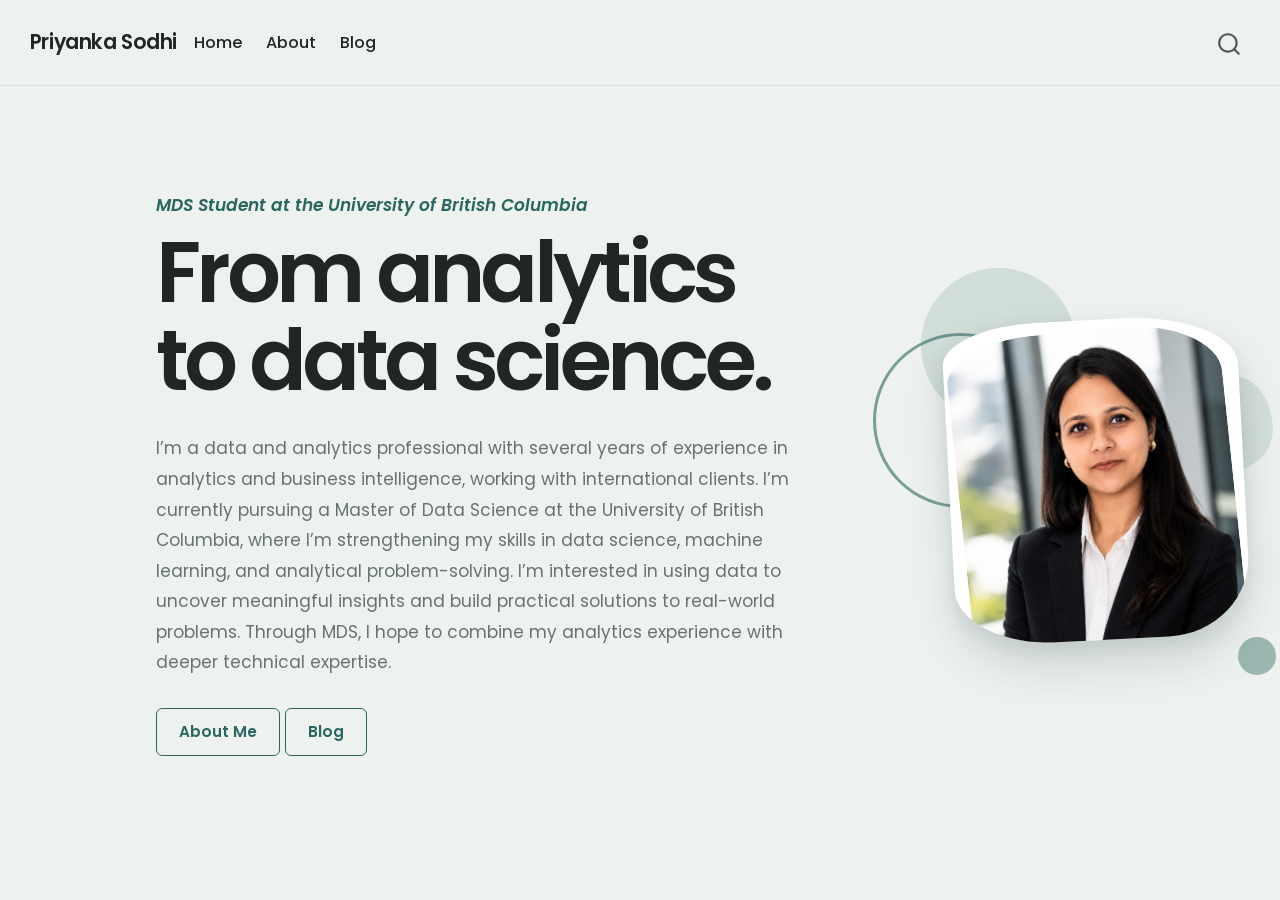
<file: docs/index.html>
<!DOCTYPE html>
<html xmlns="http://www.w3.org/1999/xhtml" lang="en" xml:lang="en"><head>

<meta charset="utf-8">
<meta name="generator" content="quarto-1.10.18">

<meta name="viewport" content="width=device-width, initial-scale=1.0, user-scalable=yes">


<title>Priyanka Sodhi</title>
<style>
/* Default styles provided by pandoc.
** See https://pandoc.org/MANUAL.html#variables-for-html for config info.
*/
span.smallcaps{font-variant: small-caps;}
div.columns{display: flex; gap: 1.5em;}
div.column{flex: auto;}
@media screen {
div.columns{gap: min(4vw, 1.5em);}
div.column{overflow-x: auto;}
}
div.hanging-indent{margin-left: 1.5em; text-indent: -1.5em;}
ul.task-list{list-style: none;}
ul.task-list li input[type="checkbox"] {
  width: 0.8em;
  margin: 0 0.8em 0.2em -1em; /* quarto-specific, see https://github.com/quarto-dev/quarto-cli/issues/4556 */ 
  vertical-align: middle;
}
</style>


<script src="site_libs/quarto-nav/quarto-nav.js"></script>
<script src="site_libs/quarto-nav/headroom.min.js"></script>
<script src="site_libs/clipboard/clipboard.min.js"></script>
<script src="site_libs/quarto-search/autocomplete.umd.js"></script>
<script src="site_libs/quarto-search/fuse.min.js"></script>
<script src="site_libs/quarto-search/quarto-search.js"></script>
<meta name="quarto:offset" content="./">
<script src="site_libs/quarto-html/quarto.js" type="module"></script>
<script src="site_libs/quarto-html/tabsets/tabsets.js" type="module"></script>
<script src="site_libs/quarto-html/popper.min.js"></script>
<script src="site_libs/quarto-html/tippy.umd.min.js"></script>
<script src="site_libs/quarto-html/anchor.min.js"></script>
<link href="site_libs/quarto-html/tippy.css" rel="stylesheet">
<link href="site_libs/quarto-html/quarto-syntax-highlighting-64a204ab8560d761af7679ceaba22944.css" rel="stylesheet" id="quarto-text-highlighting-styles">
<script src="site_libs/bootstrap/bootstrap.min.js"></script>
<link href="site_libs/bootstrap/bootstrap-icons.css" rel="stylesheet">
<link href="site_libs/bootstrap/bootstrap-445b8638c3d06994fee0907d791121c4.min.css" rel="stylesheet" append-hash="true" id="quarto-bootstrap" data-mode="light">
<script id="quarto-search-options" type="application/json">{
  "location": "navbar",
  "copy-button": false,
  "collapse-after": 3,
  "panel-placement": "end",
  "type": "overlay",
  "limit": 50,
  "keyboard-shortcut": [
    "f",
    "/",
    "s"
  ],
  "show-item-context": false,
  "language": {
    "search-no-results-text": "No results",
    "search-matching-documents-text": "matching documents",
    "search-copy-link-title": "Copy link to search",
    "search-hide-matches-text": "Hide additional matches",
    "search-more-match-text": "more match in this document",
    "search-more-matches-text": "more matches in this document",
    "search-clear-button-title": "Clear",
    "search-text-placeholder": "",
    "search-detached-cancel-button-title": "Cancel",
    "search-submit-button-title": "Submit",
    "search-label": "Search"
  }
}</script>


<link rel="stylesheet" href="styles.css">
</head>

<body class="nav-fixed quarto-light">

<div id="quarto-search-results"></div>
  <header id="quarto-header" class="headroom fixed-top">
    <nav class="navbar navbar-expand-lg " data-bs-theme="dark">
      <div class="navbar-container container-fluid">
      <div class="navbar-brand-container mx-auto">
    <a class="navbar-brand" href="./index.html">
    <span class="navbar-title">Priyanka Sodhi</span>
    </a>
  </div>
            <div id="quarto-search" class="" title="Search"></div>
          <button class="navbar-toggler" type="button" data-bs-toggle="collapse" data-bs-target="#navbarCollapse" aria-controls="navbarCollapse" role="menu" aria-expanded="false" aria-label="Toggle navigation" onclick="if (window.quartoToggleHeadroom) { window.quartoToggleHeadroom(); }">
  <span class="navbar-toggler-icon"></span>
</button>
          <div class="collapse navbar-collapse" id="navbarCollapse">
            <ul class="navbar-nav navbar-nav-scroll me-auto">
  <li class="nav-item">
    <a class="nav-link active" href="./index.html" aria-current="page"> 
<span class="menu-text">Home</span></a>
  </li>  
  <li class="nav-item">
    <a class="nav-link" href="./about.html"> 
<span class="menu-text">About</span></a>
  </li>  
  <li class="nav-item">
    <a class="nav-link" href="./blog.html"> 
<span class="menu-text">Blog</span></a>
  </li>  
</ul>
          </div> <!-- /navcollapse -->
            <div class="quarto-navbar-tools">
</div>
      </div> <!-- /container-fluid -->
    </nav>
</header>
<!-- content -->
<div id="quarto-content" class="quarto-container page-columns page-rows-contents page-layout-article page-navbar">
<!-- sidebar -->
<!-- margin-sidebar -->
    <div id="quarto-margin-sidebar" class="sidebar margin-sidebar zindex-bottom">
        
    </div>
<!-- main -->
<main class="content" id="quarto-document-content"><header id="title-block-header" class="quarto-title-block"></header>




<div class="hero">
<div class="hero-text">
<p class="subtitle">
MDS Student at the University of British Columbia
</p>
<section id="from-analytics-to-data-science." class="level1">
<h1>From analytics<br>to data science.</h1>
<p class="intro">
I’m a data and analytics professional with several years of experience in analytics and business intelligence, working with international clients. I’m currently pursuing a Master of Data Science at the University of British Columbia, where I’m strengthening my skills in data science, machine learning, and analytical problem-solving. I’m interested in using data to uncover meaningful insights and build practical solutions to real-world problems. Through MDS, I hope to combine my analytics experience with deeper technical expertise.
</p>
<div class="home-buttons">
<p><a href="./about.html" class="home-button">About Me</a> <a href="./blog.html" class="home-button">Blog</a></p>
</div>
</section>
</div>
<div class="hero-photo">
<div class="photo-decoration photo-circle">

</div>
<div class="photo-decoration photo-circle-small">

</div>
<div class="photo-decoration photo-blob">

</div>
<div class="photo-frame">
<p><img src="images/profile.png" alt="Priyanka Sodhi"></p>
</div>
</div>
</div>



</main> <!-- /main -->
<script id="quarto-html-after-body" type="application/javascript">
  window.document.addEventListener("DOMContentLoaded", function (event) {
    const icon = "";
    const anchorJS = new window.AnchorJS();
    anchorJS.options = {
      placement: 'right',
      icon: icon
    };
    anchorJS.add('.anchored');
    const isCodeAnnotation = (el) => {
      for (const clz of el.classList) {
        if (clz.startsWith('code-annotation-')) {                     
          return true;
        }
      }
      return false;
    }
    const onCopySuccess = function(e) {
      // button target
      const button = e.trigger;
      // don't keep focus
      button.blur();
      // flash "checked"
      button.classList.add('code-copy-button-checked');
      var currentTitle = button.getAttribute("title");
      button.setAttribute("title", "Copied!");
      let tooltip;
      if (window.bootstrap) {
        button.setAttribute("data-bs-toggle", "tooltip");
        button.setAttribute("data-bs-placement", "left");
        button.setAttribute("data-bs-title", "Copied!");
        tooltip = new bootstrap.Tooltip(button, 
          { trigger: "manual", 
            customClass: "code-copy-button-tooltip",
            offset: [0, -8]});
        tooltip.show();    
      }
      setTimeout(function() {
        if (tooltip) {
          tooltip.hide();
          button.removeAttribute("data-bs-title");
          button.removeAttribute("data-bs-toggle");
          button.removeAttribute("data-bs-placement");
        }
        button.setAttribute("title", currentTitle);
        button.classList.remove('code-copy-button-checked');
      }, 1000);
      // clear code selection
      e.clearSelection();
    }
    const getTextToCopy = function(trigger) {
      const outerScaffold = trigger.parentElement.cloneNode(true);
      const codeEl = outerScaffold.querySelector('code');
      for (const childEl of codeEl.children) {
        if (isCodeAnnotation(childEl)) {
          childEl.remove();
        }
      }
      return codeEl.innerText;
    }
    const clipboard = new window.ClipboardJS('.code-copy-button:not([data-in-quarto-modal])', {
      text: getTextToCopy
    });
    clipboard.on('success', onCopySuccess);
    if (window.document.getElementById('quarto-embedded-source-code-modal')) {
      const clipboardModal = new window.ClipboardJS('.code-copy-button[data-in-quarto-modal]', {
        text: getTextToCopy,
        container: window.document.getElementById('quarto-embedded-source-code-modal')
      });
      clipboardModal.on('success', onCopySuccess);
    }
      var localhostRegex = new RegExp(/^(?:http|https):\/\/localhost\:?[0-9]*\//);
      var mailtoRegex = new RegExp(/^mailto:/);
        var filterRegex = new RegExp('/' + window.location.host + '/');
      var isInternal = (href) => {
          return filterRegex.test(href) || localhostRegex.test(href) || mailtoRegex.test(href);
      }
      // Inspect non-navigation links and adorn them if external
     var links = window.document.querySelectorAll('a[href]:not(.nav-link):not(.navbar-brand):not(.toc-action):not(.sidebar-link):not(.sidebar-item-toggle):not(.pagination-link):not(.no-external):not([aria-hidden]):not(.dropdown-item):not(.quarto-navigation-tool):not(.about-link)');
      for (var i=0; i<links.length; i++) {
        const link = links[i];
        if (!isInternal(link.href)) {
          // undo the damage that might have been done by quarto-nav.js in the case of
          // links that we want to consider external
          if (link.dataset.originalHref !== undefined) {
            link.href = link.dataset.originalHref;
          }
        }
      }
    function tippyHover(el, contentFn, onTriggerFn, onUntriggerFn) {
      const config = {
        allowHTML: true,
        maxWidth: 500,
        delay: 100,
        arrow: false,
        appendTo: function(el) {
            return el.parentElement;
        },
        interactive: true,
        interactiveBorder: 10,
        theme: 'quarto',
        placement: 'bottom-start',
      };
      if (contentFn) {
        config.content = contentFn;
      }
      if (onTriggerFn) {
        config.onTrigger = onTriggerFn;
      }
      if (onUntriggerFn) {
        config.onUntrigger = onUntriggerFn;
      }
      window.tippy(el, config); 
    }
    const noterefs = window.document.querySelectorAll('a[role="doc-noteref"]');
    for (var i=0; i<noterefs.length; i++) {
      const ref = noterefs[i];
      tippyHover(ref, function() {
        // use id or data attribute instead here
        let href = ref.getAttribute('data-footnote-href') || ref.getAttribute('href');
        try { href = new URL(href).hash; } catch {}
        const id = href.replace(/^#\/?/, "");
        const note = window.document.getElementById(id);
        if (note) {
          return note.innerHTML;
        } else {
          return "";
        }
      });
    }
    const xrefs = window.document.querySelectorAll('a.quarto-xref');
    const processXRef = (id, note) => {
      // Strip column container classes
      const stripColumnClz = (el) => {
        el.classList.remove("page-full", "page-columns");
        if (el.children) {
          for (const child of el.children) {
            stripColumnClz(child);
          }
        }
      }
      stripColumnClz(note)
      if (id === null || id.startsWith('sec-')) {
        // Special case sections, only their first couple elements
        const container = document.createElement("div");
        if (note.children && note.children.length > 2) {
          container.appendChild(note.children[0].cloneNode(true));
          for (let i = 1; i < note.children.length; i++) {
            const child = note.children[i];
            if (child.tagName === "P" && child.innerText === "") {
              continue;
            } else {
              container.appendChild(child.cloneNode(true));
              break;
            }
          }
          if (window.Quarto?.typesetMath) {
            window.Quarto.typesetMath(container);
          }
          return container.innerHTML
        } else {
          if (window.Quarto?.typesetMath) {
            window.Quarto.typesetMath(note);
          }
          return note.innerHTML;
        }
      } else {
        // Remove any anchor links if they are present
        const anchorLink = note.querySelector('a.anchorjs-link');
        if (anchorLink) {
          anchorLink.remove();
        }
        if (window.Quarto?.typesetMath) {
          window.Quarto.typesetMath(note);
        }
        if (note.classList.contains("callout")) {
          return note.outerHTML;
        } else {
          return note.innerHTML;
        }
      }
    }
    for (var i=0; i<xrefs.length; i++) {
      const xref = xrefs[i];
      tippyHover(xref, undefined, function(instance) {
        instance.disable();
        let url = xref.getAttribute('href');
        let hash = undefined; 
        if (url.startsWith('#')) {
          hash = url;
        } else {
          try { hash = new URL(url).hash; } catch {}
        }
        if (hash) {
          const id = hash.replace(/^#\/?/, "");
          const note = window.document.getElementById(id);
          if (note !== null) {
            try {
              const html = processXRef(id, note.cloneNode(true));
              instance.setContent(html);
            } finally {
              instance.enable();
              instance.show();
            }
          } else {
            // See if we can fetch this
            fetch(url.split('#')[0])
            .then(res => res.text())
            .then(html => {
              const parser = new DOMParser();
              const htmlDoc = parser.parseFromString(html, "text/html");
              const note = htmlDoc.getElementById(id);
              if (note !== null) {
                const html = processXRef(id, note);
                instance.setContent(html);
              } 
            }).finally(() => {
              instance.enable();
              instance.show();
            });
          }
        } else {
          // See if we can fetch a full url (with no hash to target)
          // This is a special case and we should probably do some content thinning / targeting
          fetch(url)
          .then(res => res.text())
          .then(html => {
            const parser = new DOMParser();
            const htmlDoc = parser.parseFromString(html, "text/html");
            const note = htmlDoc.querySelector('main.content');
            if (note !== null) {
              // This should only happen for chapter cross references
              // (since there is no id in the URL)
              // remove the first header
              if (note.children.length > 0 && note.children[0].tagName === "HEADER") {
                note.children[0].remove();
              }
              const html = processXRef(null, note);
              instance.setContent(html);
            } 
          }).finally(() => {
            instance.enable();
            instance.show();
          });
        }
      }, function(instance) {
      });
    }
        let selectedAnnoteEl;
        const selectorForAnnotation = ( cell, annotation) => {
          let cellAttr = 'data-code-cell="' + cell + '"';
          let lineAttr = 'data-code-annotation="' +  annotation + '"';
          const selector = 'span[' + cellAttr + '][' + lineAttr + ']';
          return selector;
        }
        const selectCodeLines = (annoteEl) => {
          const doc = window.document;
          const targetCell = annoteEl.getAttribute("data-target-cell");
          const targetAnnotation = annoteEl.getAttribute("data-target-annotation");
          const annoteSpan = window.document.querySelector(selectorForAnnotation(targetCell, targetAnnotation));
          const lines = annoteSpan.getAttribute("data-code-lines").split(",");
          const lineIds = lines.map((line) => {
            return targetCell + "-" + line;
          })
          let top = null;
          let height = null;
          let parent = null;
          if (lineIds.length > 0) {
              //compute the position of the single el (top and bottom and make a div)
              const el = window.document.getElementById(lineIds[0]);
              top = el.offsetTop;
              height = el.offsetHeight;
              parent = el.parentElement.parentElement;
            if (lineIds.length > 1) {
              const lastEl = window.document.getElementById(lineIds[lineIds.length - 1]);
              const bottom = lastEl.offsetTop + lastEl.offsetHeight;
              height = bottom - top;
            }
            if (top !== null && height !== null && parent !== null) {
              // cook up a div (if necessary) and position it 
              let div = window.document.getElementById("code-annotation-line-highlight");
              if (div === null) {
                div = window.document.createElement("div");
                div.setAttribute("id", "code-annotation-line-highlight");
                div.style.position = 'absolute';
                parent.appendChild(div);
              }
              div.style.top = top - 2 + "px";
              div.style.height = height + 4 + "px";
              div.style.left = 0;
              let gutterDiv = window.document.getElementById("code-annotation-line-highlight-gutter");
              if (gutterDiv === null) {
                gutterDiv = window.document.createElement("div");
                gutterDiv.setAttribute("id", "code-annotation-line-highlight-gutter");
                gutterDiv.style.position = 'absolute';
                const codeCell = window.document.getElementById(targetCell);
                const gutter = codeCell.querySelector('.code-annotation-gutter');
                gutter.appendChild(gutterDiv);
              }
              gutterDiv.style.top = top - 2 + "px";
              gutterDiv.style.height = height + 4 + "px";
            }
            selectedAnnoteEl = annoteEl;
          }
        };
        const unselectCodeLines = () => {
          const elementsIds = ["code-annotation-line-highlight", "code-annotation-line-highlight-gutter"];
          elementsIds.forEach((elId) => {
            const div = window.document.getElementById(elId);
            if (div) {
              div.remove();
            }
          });
          selectedAnnoteEl = undefined;
        };
          // Handle positioning of the toggle
      window.addEventListener(
        "resize",
        throttle(() => {
          elRect = undefined;
          if (selectedAnnoteEl) {
            selectCodeLines(selectedAnnoteEl);
          }
        }, 10)
      );
      function throttle(fn, ms) {
      let throttle = false;
      let timer;
        return (...args) => {
          if(!throttle) { // first call gets through
              fn.apply(this, args);
              throttle = true;
          } else { // all the others get throttled
              if(timer) clearTimeout(timer); // cancel #2
              timer = setTimeout(() => {
                fn.apply(this, args);
                timer = throttle = false;
              }, ms);
          }
        };
      }
        // Attach click handler to the DT
        const annoteDls = window.document.querySelectorAll('dt[data-target-cell]');
        for (const annoteDlNode of annoteDls) {
          annoteDlNode.addEventListener('click', (event) => {
            const clickedEl = event.target;
            if (clickedEl !== selectedAnnoteEl) {
              unselectCodeLines();
              const activeEl = window.document.querySelector('dt[data-target-cell].code-annotation-active');
              if (activeEl) {
                activeEl.classList.remove('code-annotation-active');
              }
              selectCodeLines(clickedEl);
              clickedEl.classList.add('code-annotation-active');
            } else {
              // Unselect the line
              unselectCodeLines();
              clickedEl.classList.remove('code-annotation-active');
            }
          });
        }
    const findCites = (el) => {
      const parentEl = el.parentElement;
      if (parentEl) {
        const cites = parentEl.dataset.cites;
        if (cites) {
          return {
            el,
            cites: cites.split(' ')
          };
        } else {
          return findCites(el.parentElement)
        }
      } else {
        return undefined;
      }
    };
    var bibliorefs = window.document.querySelectorAll('a[role="doc-biblioref"]');
    for (var i=0; i<bibliorefs.length; i++) {
      const ref = bibliorefs[i];
      const citeInfo = findCites(ref);
      if (citeInfo) {
        tippyHover(citeInfo.el, function() {
          var popup = window.document.createElement('div');
          citeInfo.cites.forEach(function(cite) {
            var citeDiv = window.document.createElement('div');
            citeDiv.classList.add('hanging-indent');
            citeDiv.classList.add('csl-entry');
            var biblioDiv = window.document.getElementById('ref-' + cite);
            if (biblioDiv) {
              citeDiv.innerHTML = biblioDiv.innerHTML;
            }
            popup.appendChild(citeDiv);
          });
          return popup.innerHTML;
        });
      }
    }
  });
  </script>
</div> <!-- /content -->




</body></html>
</file>
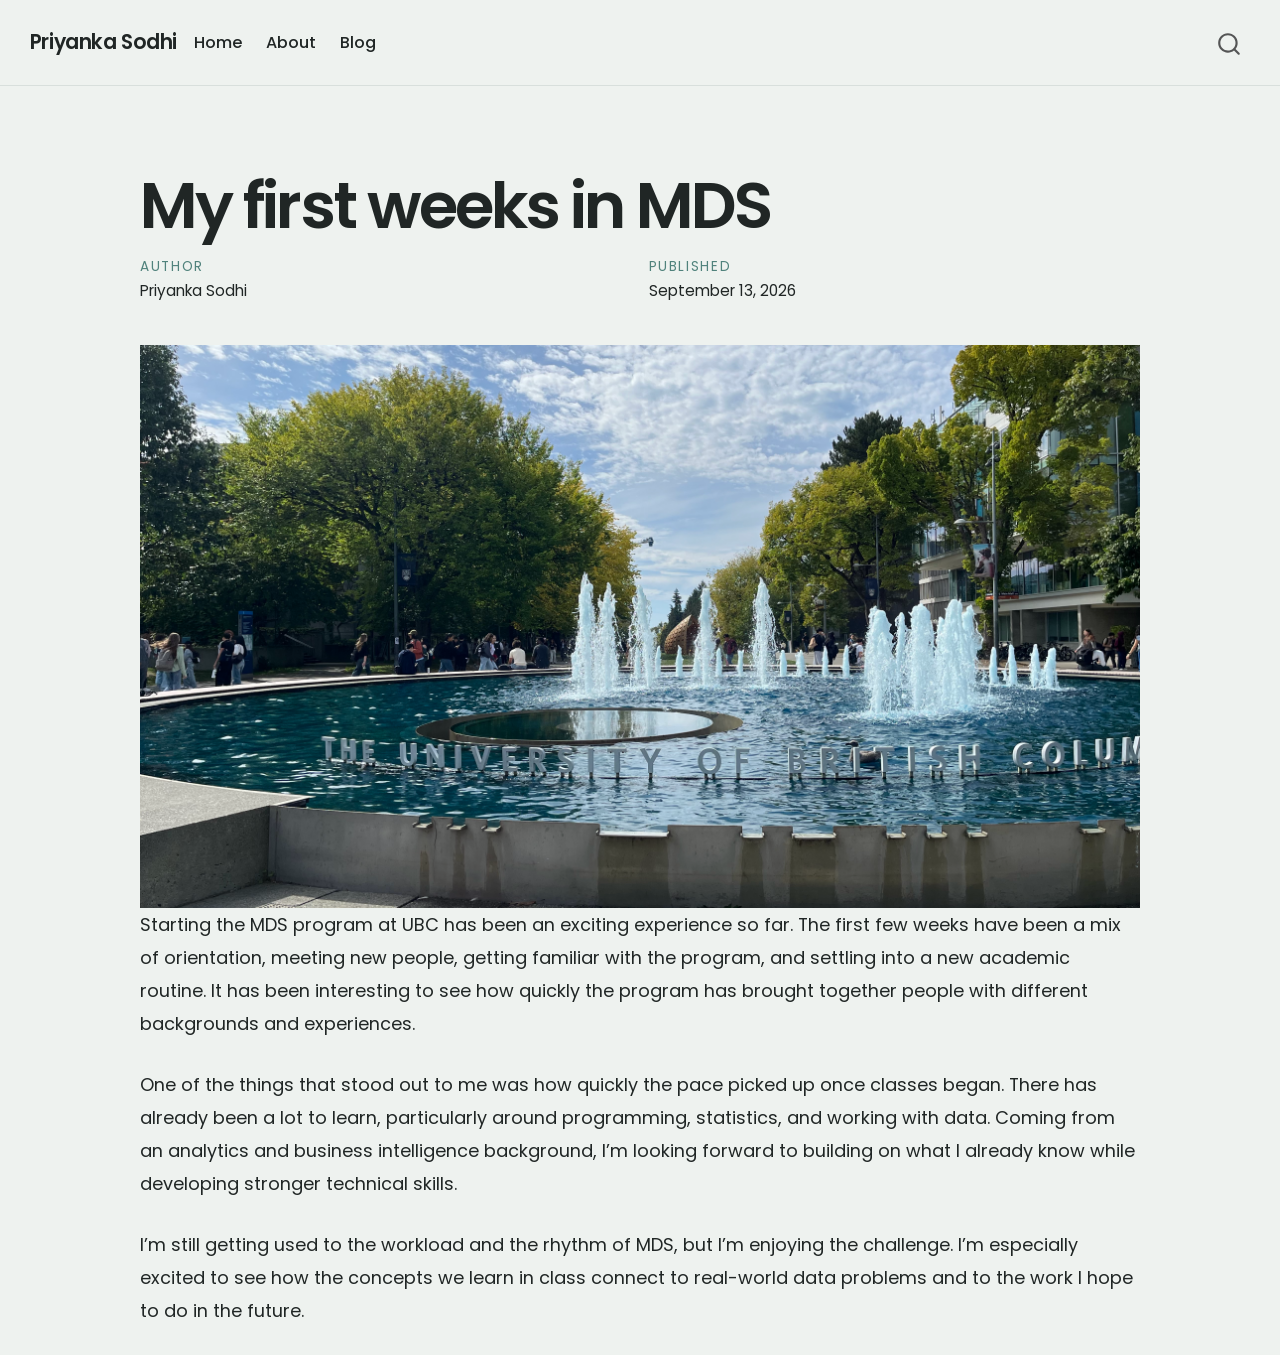
<file: docs/posts/first-weeks/index.html>
<!DOCTYPE html>
<html xmlns="http://www.w3.org/1999/xhtml" lang="en" xml:lang="en"><head>

<meta charset="utf-8">
<meta name="generator" content="quarto-1.10.18">

<meta name="viewport" content="width=device-width, initial-scale=1.0, user-scalable=yes">

<meta name="author" content="Priyanka Sodhi">
<meta name="dcterms.date" content="2026-09-13">

<title>My first weeks in MDS – Priyanka Sodhi</title>
<style>
/* Default styles provided by pandoc.
** See https://pandoc.org/MANUAL.html#variables-for-html for config info.
*/
span.smallcaps{font-variant: small-caps;}
div.columns{display: flex; gap: 1.5em;}
div.column{flex: auto;}
@media screen {
div.columns{gap: min(4vw, 1.5em);}
div.column{overflow-x: auto;}
}
div.hanging-indent{margin-left: 1.5em; text-indent: -1.5em;}
ul.task-list{list-style: none;}
ul.task-list li input[type="checkbox"] {
  width: 0.8em;
  margin: 0 0.8em 0.2em -1em; /* quarto-specific, see https://github.com/quarto-dev/quarto-cli/issues/4556 */ 
  vertical-align: middle;
}
</style>


<script src="../../site_libs/quarto-nav/quarto-nav.js"></script>
<script src="../../site_libs/quarto-nav/headroom.min.js"></script>
<script src="../../site_libs/clipboard/clipboard.min.js"></script>
<script src="../../site_libs/quarto-search/autocomplete.umd.js"></script>
<script src="../../site_libs/quarto-search/fuse.min.js"></script>
<script src="../../site_libs/quarto-search/quarto-search.js"></script>
<meta name="quarto:offset" content="../../">
<script src="../../site_libs/quarto-html/quarto.js" type="module"></script>
<script src="../../site_libs/quarto-html/tabsets/tabsets.js" type="module"></script>
<script src="../../site_libs/quarto-html/popper.min.js"></script>
<script src="../../site_libs/quarto-html/tippy.umd.min.js"></script>
<script src="../../site_libs/quarto-html/anchor.min.js"></script>
<link href="../../site_libs/quarto-html/tippy.css" rel="stylesheet">
<link href="../../site_libs/quarto-html/quarto-syntax-highlighting-64a204ab8560d761af7679ceaba22944.css" rel="stylesheet" id="quarto-text-highlighting-styles">
<script src="../../site_libs/bootstrap/bootstrap.min.js"></script>
<link href="../../site_libs/bootstrap/bootstrap-icons.css" rel="stylesheet">
<link href="../../site_libs/bootstrap/bootstrap-445b8638c3d06994fee0907d791121c4.min.css" rel="stylesheet" append-hash="true" id="quarto-bootstrap" data-mode="light">
<script id="quarto-search-options" type="application/json">{
  "location": "navbar",
  "copy-button": false,
  "collapse-after": 3,
  "panel-placement": "end",
  "type": "overlay",
  "limit": 50,
  "keyboard-shortcut": [
    "f",
    "/",
    "s"
  ],
  "show-item-context": false,
  "language": {
    "search-no-results-text": "No results",
    "search-matching-documents-text": "matching documents",
    "search-copy-link-title": "Copy link to search",
    "search-hide-matches-text": "Hide additional matches",
    "search-more-match-text": "more match in this document",
    "search-more-matches-text": "more matches in this document",
    "search-clear-button-title": "Clear",
    "search-text-placeholder": "",
    "search-detached-cancel-button-title": "Cancel",
    "search-submit-button-title": "Submit",
    "search-label": "Search"
  }
}</script>


<link rel="stylesheet" href="../../styles.css">
</head>

<body class="nav-fixed quarto-light">

<div id="quarto-search-results"></div>
  <header id="quarto-header" class="headroom fixed-top">
    <nav class="navbar navbar-expand-lg " data-bs-theme="dark">
      <div class="navbar-container container-fluid">
      <div class="navbar-brand-container mx-auto">
    <a class="navbar-brand" href="../../index.html">
    <span class="navbar-title">Priyanka Sodhi</span>
    </a>
  </div>
            <div id="quarto-search" class="" title="Search"></div>
          <button class="navbar-toggler" type="button" data-bs-toggle="collapse" data-bs-target="#navbarCollapse" aria-controls="navbarCollapse" role="menu" aria-expanded="false" aria-label="Toggle navigation" onclick="if (window.quartoToggleHeadroom) { window.quartoToggleHeadroom(); }">
  <span class="navbar-toggler-icon"></span>
</button>
          <div class="collapse navbar-collapse" id="navbarCollapse">
            <ul class="navbar-nav navbar-nav-scroll me-auto">
  <li class="nav-item">
    <a class="nav-link" href="../../index.html"> 
<span class="menu-text">Home</span></a>
  </li>  
  <li class="nav-item">
    <a class="nav-link" href="../../about.html"> 
<span class="menu-text">About</span></a>
  </li>  
  <li class="nav-item">
    <a class="nav-link" href="../../blog.html"> 
<span class="menu-text">Blog</span></a>
  </li>  
</ul>
          </div> <!-- /navcollapse -->
            <div class="quarto-navbar-tools">
</div>
      </div> <!-- /container-fluid -->
    </nav>
</header>
<!-- content -->
<div id="quarto-content" class="quarto-container page-columns page-rows-contents page-layout-article page-navbar">
<!-- sidebar -->
<!-- margin-sidebar -->
    <div id="quarto-margin-sidebar" class="sidebar margin-sidebar zindex-bottom">
        
    </div>
<!-- main -->
<main class="content" id="quarto-document-content">

<header id="title-block-header" class="quarto-title-block default">
<div class="quarto-title">
<h1 class="title">My first weeks in MDS</h1>
</div>



<div class="quarto-title-meta">

    <div>
    <div class="quarto-title-meta-heading">Author</div>
    <div class="quarto-title-meta-contents">
             <p>Priyanka Sodhi </p>
          </div>
  </div>
    
    <div>
    <div class="quarto-title-meta-heading">Published</div>
    <div class="quarto-title-meta-contents">
      <p class="date">September 13, 2026</p>
    </div>
  </div>
  
    
  </div>
  


</header>


<p><img src="orientation.png" class="img-fluid" alt="Orientation day on campus."> Starting the MDS program at UBC has been an exciting experience so far. The first few weeks have been a mix of orientation, meeting new people, getting familiar with the program, and settling into a new academic routine. It has been interesting to see how quickly the program has brought together people with different backgrounds and experiences.</p>
<p>One of the things that stood out to me was how quickly the pace picked up once classes began. There has already been a lot to learn, particularly around programming, statistics, and working with data. Coming from an analytics and business intelligence background, I’m looking forward to building on what I already know while developing stronger technical skills.</p>
<p>I’m still getting used to the workload and the rhythm of MDS, but I’m enjoying the challenge. I’m especially excited to see how the concepts we learn in class connect to real-world data problems and to the work I hope to do in the future.</p>



</main> <!-- /main -->
<script id="quarto-html-after-body" type="application/javascript">
  window.document.addEventListener("DOMContentLoaded", function (event) {
    const icon = "";
    const anchorJS = new window.AnchorJS();
    anchorJS.options = {
      placement: 'right',
      icon: icon
    };
    anchorJS.add('.anchored');
    const isCodeAnnotation = (el) => {
      for (const clz of el.classList) {
        if (clz.startsWith('code-annotation-')) {                     
          return true;
        }
      }
      return false;
    }
    const onCopySuccess = function(e) {
      // button target
      const button = e.trigger;
      // don't keep focus
      button.blur();
      // flash "checked"
      button.classList.add('code-copy-button-checked');
      var currentTitle = button.getAttribute("title");
      button.setAttribute("title", "Copied!");
      let tooltip;
      if (window.bootstrap) {
        button.setAttribute("data-bs-toggle", "tooltip");
        button.setAttribute("data-bs-placement", "left");
        button.setAttribute("data-bs-title", "Copied!");
        tooltip = new bootstrap.Tooltip(button, 
          { trigger: "manual", 
            customClass: "code-copy-button-tooltip",
            offset: [0, -8]});
        tooltip.show();    
      }
      setTimeout(function() {
        if (tooltip) {
          tooltip.hide();
          button.removeAttribute("data-bs-title");
          button.removeAttribute("data-bs-toggle");
          button.removeAttribute("data-bs-placement");
        }
        button.setAttribute("title", currentTitle);
        button.classList.remove('code-copy-button-checked');
      }, 1000);
      // clear code selection
      e.clearSelection();
    }
    const getTextToCopy = function(trigger) {
      const outerScaffold = trigger.parentElement.cloneNode(true);
      const codeEl = outerScaffold.querySelector('code');
      for (const childEl of codeEl.children) {
        if (isCodeAnnotation(childEl)) {
          childEl.remove();
        }
      }
      return codeEl.innerText;
    }
    const clipboard = new window.ClipboardJS('.code-copy-button:not([data-in-quarto-modal])', {
      text: getTextToCopy
    });
    clipboard.on('success', onCopySuccess);
    if (window.document.getElementById('quarto-embedded-source-code-modal')) {
      const clipboardModal = new window.ClipboardJS('.code-copy-button[data-in-quarto-modal]', {
        text: getTextToCopy,
        container: window.document.getElementById('quarto-embedded-source-code-modal')
      });
      clipboardModal.on('success', onCopySuccess);
    }
      var localhostRegex = new RegExp(/^(?:http|https):\/\/localhost\:?[0-9]*\//);
      var mailtoRegex = new RegExp(/^mailto:/);
        var filterRegex = new RegExp('/' + window.location.host + '/');
      var isInternal = (href) => {
          return filterRegex.test(href) || localhostRegex.test(href) || mailtoRegex.test(href);
      }
      // Inspect non-navigation links and adorn them if external
     var links = window.document.querySelectorAll('a[href]:not(.nav-link):not(.navbar-brand):not(.toc-action):not(.sidebar-link):not(.sidebar-item-toggle):not(.pagination-link):not(.no-external):not([aria-hidden]):not(.dropdown-item):not(.quarto-navigation-tool):not(.about-link)');
      for (var i=0; i<links.length; i++) {
        const link = links[i];
        if (!isInternal(link.href)) {
          // undo the damage that might have been done by quarto-nav.js in the case of
          // links that we want to consider external
          if (link.dataset.originalHref !== undefined) {
            link.href = link.dataset.originalHref;
          }
        }
      }
    function tippyHover(el, contentFn, onTriggerFn, onUntriggerFn) {
      const config = {
        allowHTML: true,
        maxWidth: 500,
        delay: 100,
        arrow: false,
        appendTo: function(el) {
            return el.parentElement;
        },
        interactive: true,
        interactiveBorder: 10,
        theme: 'quarto',
        placement: 'bottom-start',
      };
      if (contentFn) {
        config.content = contentFn;
      }
      if (onTriggerFn) {
        config.onTrigger = onTriggerFn;
      }
      if (onUntriggerFn) {
        config.onUntrigger = onUntriggerFn;
      }
      window.tippy(el, config); 
    }
    const noterefs = window.document.querySelectorAll('a[role="doc-noteref"]');
    for (var i=0; i<noterefs.length; i++) {
      const ref = noterefs[i];
      tippyHover(ref, function() {
        // use id or data attribute instead here
        let href = ref.getAttribute('data-footnote-href') || ref.getAttribute('href');
        try { href = new URL(href).hash; } catch {}
        const id = href.replace(/^#\/?/, "");
        const note = window.document.getElementById(id);
        if (note) {
          return note.innerHTML;
        } else {
          return "";
        }
      });
    }
    const xrefs = window.document.querySelectorAll('a.quarto-xref');
    const processXRef = (id, note) => {
      // Strip column container classes
      const stripColumnClz = (el) => {
        el.classList.remove("page-full", "page-columns");
        if (el.children) {
          for (const child of el.children) {
            stripColumnClz(child);
          }
        }
      }
      stripColumnClz(note)
      if (id === null || id.startsWith('sec-')) {
        // Special case sections, only their first couple elements
        const container = document.createElement("div");
        if (note.children && note.children.length > 2) {
          container.appendChild(note.children[0].cloneNode(true));
          for (let i = 1; i < note.children.length; i++) {
            const child = note.children[i];
            if (child.tagName === "P" && child.innerText === "") {
              continue;
            } else {
              container.appendChild(child.cloneNode(true));
              break;
            }
          }
          if (window.Quarto?.typesetMath) {
            window.Quarto.typesetMath(container);
          }
          return container.innerHTML
        } else {
          if (window.Quarto?.typesetMath) {
            window.Quarto.typesetMath(note);
          }
          return note.innerHTML;
        }
      } else {
        // Remove any anchor links if they are present
        const anchorLink = note.querySelector('a.anchorjs-link');
        if (anchorLink) {
          anchorLink.remove();
        }
        if (window.Quarto?.typesetMath) {
          window.Quarto.typesetMath(note);
        }
        if (note.classList.contains("callout")) {
          return note.outerHTML;
        } else {
          return note.innerHTML;
        }
      }
    }
    for (var i=0; i<xrefs.length; i++) {
      const xref = xrefs[i];
      tippyHover(xref, undefined, function(instance) {
        instance.disable();
        let url = xref.getAttribute('href');
        let hash = undefined; 
        if (url.startsWith('#')) {
          hash = url;
        } else {
          try { hash = new URL(url).hash; } catch {}
        }
        if (hash) {
          const id = hash.replace(/^#\/?/, "");
          const note = window.document.getElementById(id);
          if (note !== null) {
            try {
              const html = processXRef(id, note.cloneNode(true));
              instance.setContent(html);
            } finally {
              instance.enable();
              instance.show();
            }
          } else {
            // See if we can fetch this
            fetch(url.split('#')[0])
            .then(res => res.text())
            .then(html => {
              const parser = new DOMParser();
              const htmlDoc = parser.parseFromString(html, "text/html");
              const note = htmlDoc.getElementById(id);
              if (note !== null) {
                const html = processXRef(id, note);
                instance.setContent(html);
              } 
            }).finally(() => {
              instance.enable();
              instance.show();
            });
          }
        } else {
          // See if we can fetch a full url (with no hash to target)
          // This is a special case and we should probably do some content thinning / targeting
          fetch(url)
          .then(res => res.text())
          .then(html => {
            const parser = new DOMParser();
            const htmlDoc = parser.parseFromString(html, "text/html");
            const note = htmlDoc.querySelector('main.content');
            if (note !== null) {
              // This should only happen for chapter cross references
              // (since there is no id in the URL)
              // remove the first header
              if (note.children.length > 0 && note.children[0].tagName === "HEADER") {
                note.children[0].remove();
              }
              const html = processXRef(null, note);
              instance.setContent(html);
            } 
          }).finally(() => {
            instance.enable();
            instance.show();
          });
        }
      }, function(instance) {
      });
    }
        let selectedAnnoteEl;
        const selectorForAnnotation = ( cell, annotation) => {
          let cellAttr = 'data-code-cell="' + cell + '"';
          let lineAttr = 'data-code-annotation="' +  annotation + '"';
          const selector = 'span[' + cellAttr + '][' + lineAttr + ']';
          return selector;
        }
        const selectCodeLines = (annoteEl) => {
          const doc = window.document;
          const targetCell = annoteEl.getAttribute("data-target-cell");
          const targetAnnotation = annoteEl.getAttribute("data-target-annotation");
          const annoteSpan = window.document.querySelector(selectorForAnnotation(targetCell, targetAnnotation));
          const lines = annoteSpan.getAttribute("data-code-lines").split(",");
          const lineIds = lines.map((line) => {
            return targetCell + "-" + line;
          })
          let top = null;
          let height = null;
          let parent = null;
          if (lineIds.length > 0) {
              //compute the position of the single el (top and bottom and make a div)
              const el = window.document.getElementById(lineIds[0]);
              top = el.offsetTop;
              height = el.offsetHeight;
              parent = el.parentElement.parentElement;
            if (lineIds.length > 1) {
              const lastEl = window.document.getElementById(lineIds[lineIds.length - 1]);
              const bottom = lastEl.offsetTop + lastEl.offsetHeight;
              height = bottom - top;
            }
            if (top !== null && height !== null && parent !== null) {
              // cook up a div (if necessary) and position it 
              let div = window.document.getElementById("code-annotation-line-highlight");
              if (div === null) {
                div = window.document.createElement("div");
                div.setAttribute("id", "code-annotation-line-highlight");
                div.style.position = 'absolute';
                parent.appendChild(div);
              }
              div.style.top = top - 2 + "px";
              div.style.height = height + 4 + "px";
              div.style.left = 0;
              let gutterDiv = window.document.getElementById("code-annotation-line-highlight-gutter");
              if (gutterDiv === null) {
                gutterDiv = window.document.createElement("div");
                gutterDiv.setAttribute("id", "code-annotation-line-highlight-gutter");
                gutterDiv.style.position = 'absolute';
                const codeCell = window.document.getElementById(targetCell);
                const gutter = codeCell.querySelector('.code-annotation-gutter');
                gutter.appendChild(gutterDiv);
              }
              gutterDiv.style.top = top - 2 + "px";
              gutterDiv.style.height = height + 4 + "px";
            }
            selectedAnnoteEl = annoteEl;
          }
        };
        const unselectCodeLines = () => {
          const elementsIds = ["code-annotation-line-highlight", "code-annotation-line-highlight-gutter"];
          elementsIds.forEach((elId) => {
            const div = window.document.getElementById(elId);
            if (div) {
              div.remove();
            }
          });
          selectedAnnoteEl = undefined;
        };
          // Handle positioning of the toggle
      window.addEventListener(
        "resize",
        throttle(() => {
          elRect = undefined;
          if (selectedAnnoteEl) {
            selectCodeLines(selectedAnnoteEl);
          }
        }, 10)
      );
      function throttle(fn, ms) {
      let throttle = false;
      let timer;
        return (...args) => {
          if(!throttle) { // first call gets through
              fn.apply(this, args);
              throttle = true;
          } else { // all the others get throttled
              if(timer) clearTimeout(timer); // cancel #2
              timer = setTimeout(() => {
                fn.apply(this, args);
                timer = throttle = false;
              }, ms);
          }
        };
      }
        // Attach click handler to the DT
        const annoteDls = window.document.querySelectorAll('dt[data-target-cell]');
        for (const annoteDlNode of annoteDls) {
          annoteDlNode.addEventListener('click', (event) => {
            const clickedEl = event.target;
            if (clickedEl !== selectedAnnoteEl) {
              unselectCodeLines();
              const activeEl = window.document.querySelector('dt[data-target-cell].code-annotation-active');
              if (activeEl) {
                activeEl.classList.remove('code-annotation-active');
              }
              selectCodeLines(clickedEl);
              clickedEl.classList.add('code-annotation-active');
            } else {
              // Unselect the line
              unselectCodeLines();
              clickedEl.classList.remove('code-annotation-active');
            }
          });
        }
    const findCites = (el) => {
      const parentEl = el.parentElement;
      if (parentEl) {
        const cites = parentEl.dataset.cites;
        if (cites) {
          return {
            el,
            cites: cites.split(' ')
          };
        } else {
          return findCites(el.parentElement)
        }
      } else {
        return undefined;
      }
    };
    var bibliorefs = window.document.querySelectorAll('a[role="doc-biblioref"]');
    for (var i=0; i<bibliorefs.length; i++) {
      const ref = bibliorefs[i];
      const citeInfo = findCites(ref);
      if (citeInfo) {
        tippyHover(citeInfo.el, function() {
          var popup = window.document.createElement('div');
          citeInfo.cites.forEach(function(cite) {
            var citeDiv = window.document.createElement('div');
            citeDiv.classList.add('hanging-indent');
            citeDiv.classList.add('csl-entry');
            var biblioDiv = window.document.getElementById('ref-' + cite);
            if (biblioDiv) {
              citeDiv.innerHTML = biblioDiv.innerHTML;
            }
            popup.appendChild(citeDiv);
          });
          return popup.innerHTML;
        });
      }
    }
  });
  </script>
</div> <!-- /content -->




</body></html>
</file>
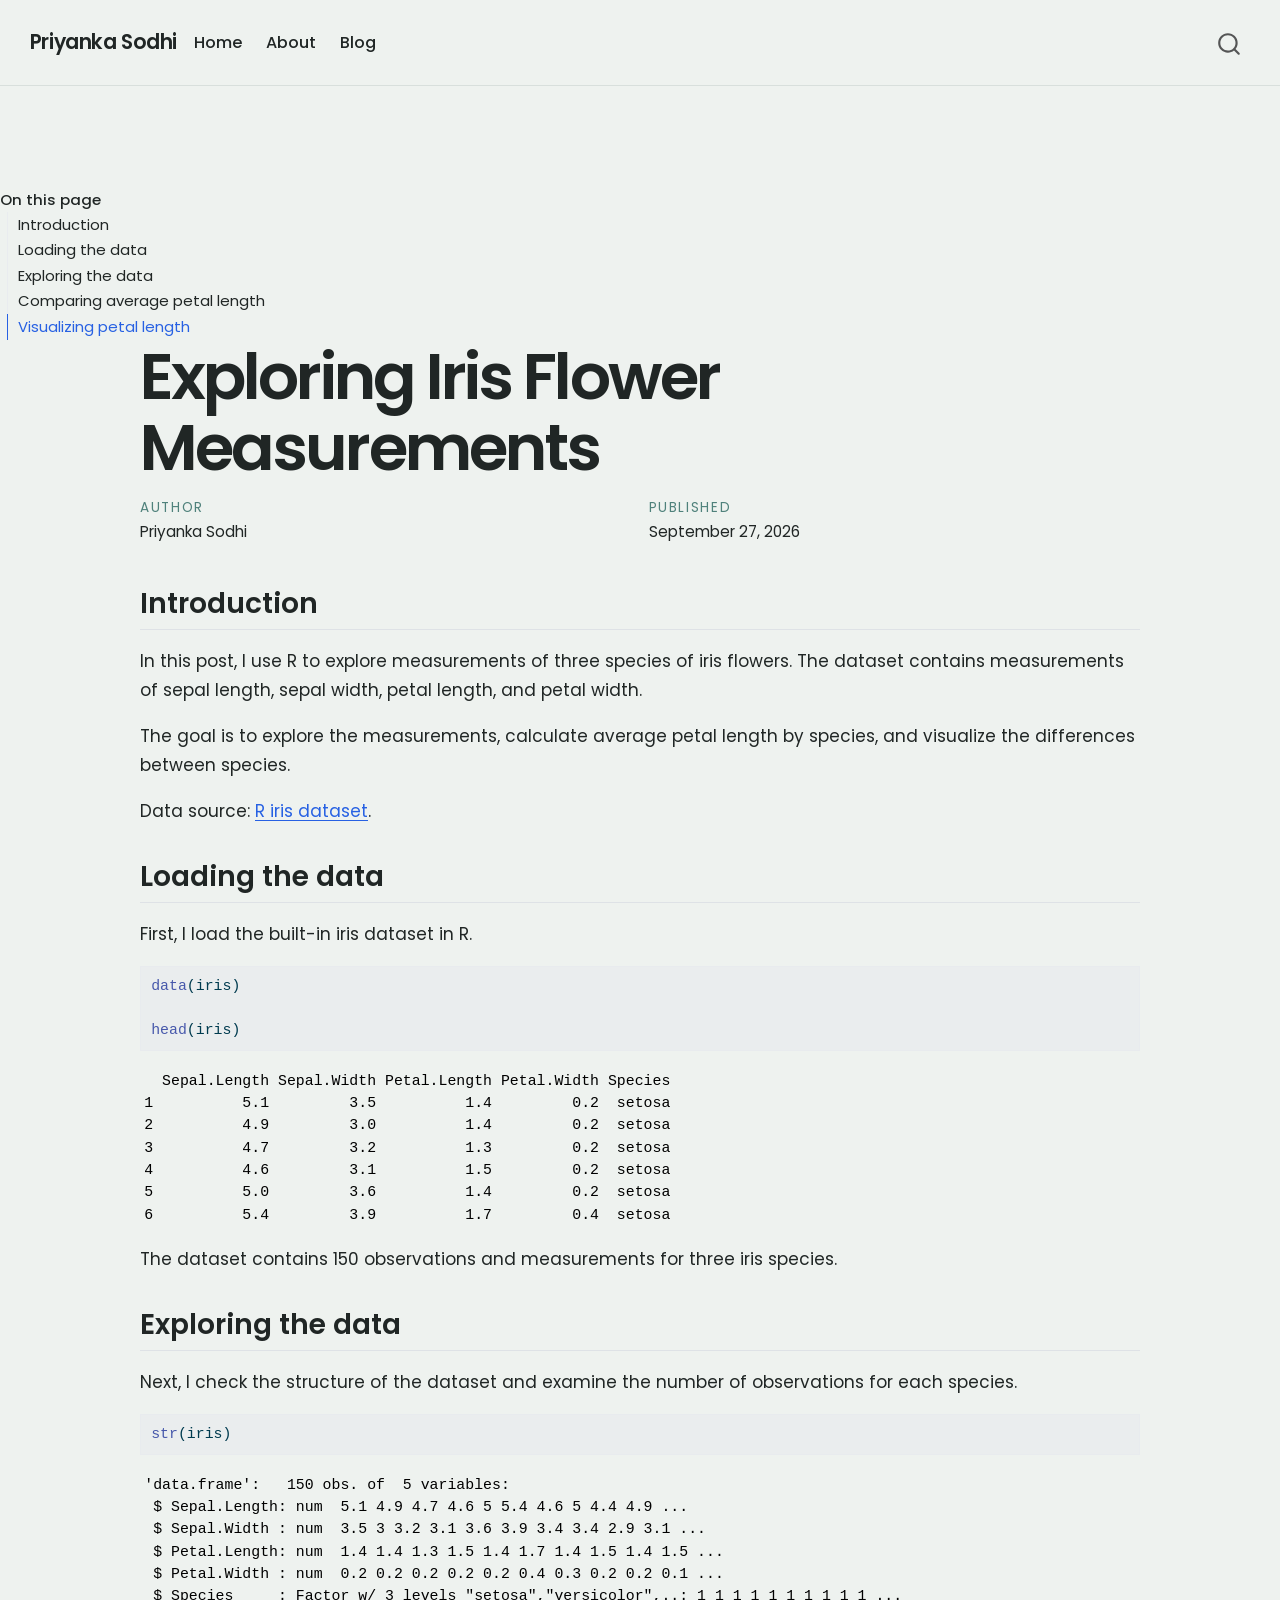
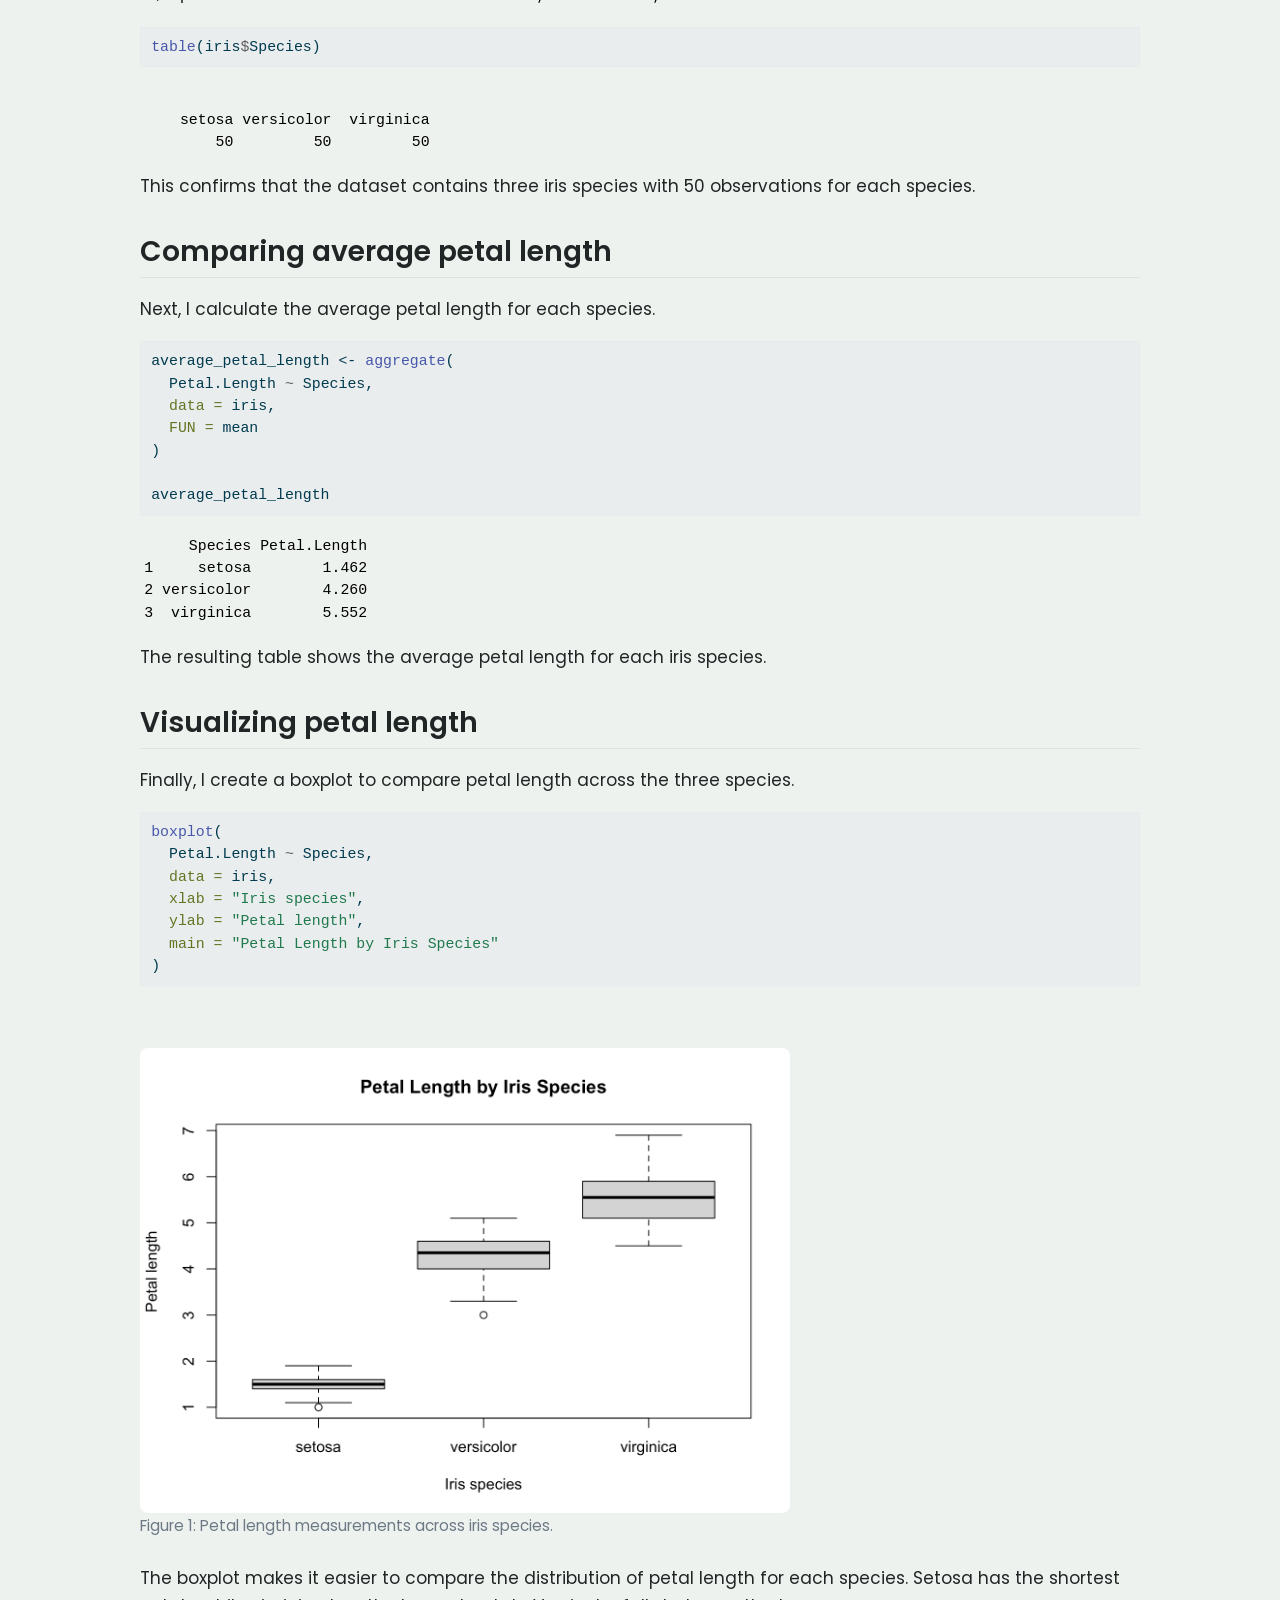
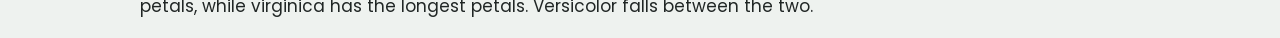
<file: docs/posts/r-analysis/index.html>
<!DOCTYPE html>
<html xmlns="http://www.w3.org/1999/xhtml" lang="en" xml:lang="en"><head>

<meta charset="utf-8">
<meta name="generator" content="quarto-1.10.18">

<meta name="viewport" content="width=device-width, initial-scale=1.0, user-scalable=yes">

<meta name="author" content="Priyanka Sodhi">
<meta name="dcterms.date" content="2026-09-27">

<title>Exploring Iris Flower Measurements – Priyanka Sodhi</title>
<style>
/* Default styles provided by pandoc.
** See https://pandoc.org/MANUAL.html#variables-for-html for config info.
*/
span.smallcaps{font-variant: small-caps;}
div.columns{display: flex; gap: 1.5em;}
div.column{flex: auto;}
@media screen {
div.columns{gap: min(4vw, 1.5em);}
div.column{overflow-x: auto;}
}
div.hanging-indent{margin-left: 1.5em; text-indent: -1.5em;}
ul.task-list{list-style: none;}
ul.task-list li input[type="checkbox"] {
  width: 0.8em;
  margin: 0 0.8em 0.2em -1em; /* quarto-specific, see https://github.com/quarto-dev/quarto-cli/issues/4556 */ 
  vertical-align: middle;
}
/* CSS for syntax highlighting */
html { -webkit-text-size-adjust: 100%; }
pre > code.sourceCode { white-space: pre; position: relative; }
pre > code.sourceCode > span { display: inline-block; line-height: 1.25; }
pre > code.sourceCode > span:empty { height: 1.2em; }
.sourceCode { overflow: visible; }
code.sourceCode > span { color: inherit; text-decoration: inherit; }
div.sourceCode { margin: 1em 0; }
pre.sourceCode { margin: 0; }
@media screen {
div.sourceCode { overflow: auto; }
}
@media print {
pre > code.sourceCode { white-space: pre-wrap; }
pre > code.sourceCode > span { text-indent: -5em; padding-left: 5em; }
}
pre.numberSource code
  { counter-reset: source-line 0; }
pre.numberSource code > span
  { position: relative; left: -4em; counter-increment: source-line; }
pre.numberSource code > span > a:first-child::before
  { content: counter(source-line);
    position: relative; left: -1em; text-align: right; vertical-align: baseline;
    border: none; display: inline-block;
    -webkit-touch-callout: none; -webkit-user-select: none;
    -khtml-user-select: none; -moz-user-select: none;
    -ms-user-select: none; user-select: none;
    padding: 0 4px; width: 4em;
  }
pre.numberSource { margin-left: 3em;  padding-left: 4px; }
div.sourceCode
  {   }
@media screen {
pre > code.sourceCode > span > a:first-child::before { text-decoration: underline; }
}
</style>


<script src="../../site_libs/quarto-nav/quarto-nav.js"></script>
<script src="../../site_libs/quarto-nav/headroom.min.js"></script>
<script src="../../site_libs/clipboard/clipboard.min.js"></script>
<script src="../../site_libs/quarto-search/autocomplete.umd.js"></script>
<script src="../../site_libs/quarto-search/fuse.min.js"></script>
<script src="../../site_libs/quarto-search/quarto-search.js"></script>
<meta name="quarto:offset" content="../../">
<script src="../../site_libs/quarto-html/quarto.js" type="module"></script>
<script src="../../site_libs/quarto-html/tabsets/tabsets.js" type="module"></script>
<script src="../../site_libs/quarto-html/popper.min.js"></script>
<script src="../../site_libs/quarto-html/tippy.umd.min.js"></script>
<script src="../../site_libs/quarto-html/anchor.min.js"></script>
<link href="../../site_libs/quarto-html/tippy.css" rel="stylesheet">
<link href="../../site_libs/quarto-html/quarto-syntax-highlighting-64a204ab8560d761af7679ceaba22944.css" rel="stylesheet" id="quarto-text-highlighting-styles">
<script src="../../site_libs/bootstrap/bootstrap.min.js"></script>
<link href="../../site_libs/bootstrap/bootstrap-icons.css" rel="stylesheet">
<link href="../../site_libs/bootstrap/bootstrap-445b8638c3d06994fee0907d791121c4.min.css" rel="stylesheet" append-hash="true" id="quarto-bootstrap" data-mode="light">
<script id="quarto-search-options" type="application/json">{
  "location": "navbar",
  "copy-button": false,
  "collapse-after": 3,
  "panel-placement": "end",
  "type": "overlay",
  "limit": 50,
  "keyboard-shortcut": [
    "f",
    "/",
    "s"
  ],
  "show-item-context": false,
  "language": {
    "search-no-results-text": "No results",
    "search-matching-documents-text": "matching documents",
    "search-copy-link-title": "Copy link to search",
    "search-hide-matches-text": "Hide additional matches",
    "search-more-match-text": "more match in this document",
    "search-more-matches-text": "more matches in this document",
    "search-clear-button-title": "Clear",
    "search-text-placeholder": "",
    "search-detached-cancel-button-title": "Cancel",
    "search-submit-button-title": "Submit",
    "search-label": "Search"
  }
}</script>


<link rel="stylesheet" href="../../styles.css">
</head>

<body class="nav-fixed quarto-light">

<div id="quarto-search-results"></div>
  <header id="quarto-header" class="headroom fixed-top">
    <nav class="navbar navbar-expand-lg " data-bs-theme="dark">
      <div class="navbar-container container-fluid">
      <div class="navbar-brand-container mx-auto">
    <a class="navbar-brand" href="../../index.html">
    <span class="navbar-title">Priyanka Sodhi</span>
    </a>
  </div>
            <div id="quarto-search" class="" title="Search"></div>
          <button class="navbar-toggler" type="button" data-bs-toggle="collapse" data-bs-target="#navbarCollapse" aria-controls="navbarCollapse" role="menu" aria-expanded="false" aria-label="Toggle navigation" onclick="if (window.quartoToggleHeadroom) { window.quartoToggleHeadroom(); }">
  <span class="navbar-toggler-icon"></span>
</button>
          <div class="collapse navbar-collapse" id="navbarCollapse">
            <ul class="navbar-nav navbar-nav-scroll me-auto">
  <li class="nav-item">
    <a class="nav-link" href="../../index.html"> 
<span class="menu-text">Home</span></a>
  </li>  
  <li class="nav-item">
    <a class="nav-link" href="../../about.html"> 
<span class="menu-text">About</span></a>
  </li>  
  <li class="nav-item">
    <a class="nav-link" href="../../blog.html"> 
<span class="menu-text">Blog</span></a>
  </li>  
</ul>
          </div> <!-- /navcollapse -->
            <div class="quarto-navbar-tools">
</div>
      </div> <!-- /container-fluid -->
    </nav>
</header>
<!-- content -->
<div id="quarto-content" class="quarto-container page-columns page-rows-contents page-layout-article page-navbar">
<!-- sidebar -->
<!-- margin-sidebar -->
    <div id="quarto-margin-sidebar" class="sidebar margin-sidebar">
        <nav id="TOC" role="doc-toc" class="toc-active">
    <h2 id="toc-title">On this page</h2>
   
  <ul>
  <li><a href="#introduction" id="toc-introduction" class="nav-link active" data-scroll-target="#introduction">Introduction</a></li>
  <li><a href="#loading-the-data" id="toc-loading-the-data" class="nav-link" data-scroll-target="#loading-the-data">Loading the data</a></li>
  <li><a href="#exploring-the-data" id="toc-exploring-the-data" class="nav-link" data-scroll-target="#exploring-the-data">Exploring the data</a></li>
  <li><a href="#comparing-average-petal-length" id="toc-comparing-average-petal-length" class="nav-link" data-scroll-target="#comparing-average-petal-length">Comparing average petal length</a></li>
  <li><a href="#visualizing-petal-length" id="toc-visualizing-petal-length" class="nav-link" data-scroll-target="#visualizing-petal-length">Visualizing petal length</a></li>
  </ul>
</nav>
    </div>
<!-- main -->
<main class="content" id="quarto-document-content">

<header id="title-block-header" class="quarto-title-block default">
<div class="quarto-title">
<h1 class="title">Exploring Iris Flower Measurements</h1>
</div>



<div class="quarto-title-meta">

    <div>
    <div class="quarto-title-meta-heading">Author</div>
    <div class="quarto-title-meta-contents">
             <p>Priyanka Sodhi </p>
          </div>
  </div>
    
    <div>
    <div class="quarto-title-meta-heading">Published</div>
    <div class="quarto-title-meta-contents">
      <p class="date">September 27, 2026</p>
    </div>
  </div>
  
    
  </div>
  


</header>


<section id="introduction" class="level2">
<h2 class="anchored" data-anchor-id="introduction">Introduction</h2>
<p>In this post, I use R to explore measurements of three species of iris flowers. The dataset contains measurements of sepal length, sepal width, petal length, and petal width.</p>
<p>The goal is to explore the measurements, calculate average petal length by species, and visualize the differences between species.</p>
<p>Data source: <a href="https://stat.ethz.ch/R-manual/R-devel/library/datasets/html/iris.html">R iris dataset</a>.</p>
</section>
<section id="loading-the-data" class="level2">
<h2 class="anchored" data-anchor-id="loading-the-data">Loading the data</h2>
<p>First, I load the built-in iris dataset in R.</p>
<div class="cell">
<div class="code-copy-outer-scaffold"><div class="sourceCode cell-code" id="cb1"><pre class="sourceCode r code-with-copy"><code class="sourceCode r"><span id="cb1-1"><a href="#cb1-1" aria-hidden="true" tabindex="-1"></a><span class="fu">data</span>(iris)</span>
<span id="cb1-2"><a href="#cb1-2" aria-hidden="true" tabindex="-1"></a></span>
<span id="cb1-3"><a href="#cb1-3" aria-hidden="true" tabindex="-1"></a><span class="fu">head</span>(iris)</span></code></pre></div><button title="Copy to Clipboard" class="code-copy-button"><i class="bi"></i></button></div>
<div class="cell-output cell-output-stdout">
<pre><code>  Sepal.Length Sepal.Width Petal.Length Petal.Width Species
1          5.1         3.5          1.4         0.2  setosa
2          4.9         3.0          1.4         0.2  setosa
3          4.7         3.2          1.3         0.2  setosa
4          4.6         3.1          1.5         0.2  setosa
5          5.0         3.6          1.4         0.2  setosa
6          5.4         3.9          1.7         0.4  setosa</code></pre>
</div>
</div>
<p>The dataset contains 150 observations and measurements for three iris species.</p>
</section>
<section id="exploring-the-data" class="level2">
<h2 class="anchored" data-anchor-id="exploring-the-data">Exploring the data</h2>
<p>Next, I check the structure of the dataset and examine the number of observations for each species.</p>
<div class="cell">
<div class="code-copy-outer-scaffold"><div class="sourceCode cell-code" id="cb3"><pre class="sourceCode r code-with-copy"><code class="sourceCode r"><span id="cb3-1"><a href="#cb3-1" aria-hidden="true" tabindex="-1"></a><span class="fu">str</span>(iris)</span></code></pre></div><button title="Copy to Clipboard" class="code-copy-button"><i class="bi"></i></button></div>
<div class="cell-output cell-output-stdout">
<pre><code>'data.frame':   150 obs. of  5 variables:
 $ Sepal.Length: num  5.1 4.9 4.7 4.6 5 5.4 4.6 5 4.4 4.9 ...
 $ Sepal.Width : num  3.5 3 3.2 3.1 3.6 3.9 3.4 3.4 2.9 3.1 ...
 $ Petal.Length: num  1.4 1.4 1.3 1.5 1.4 1.7 1.4 1.5 1.4 1.5 ...
 $ Petal.Width : num  0.2 0.2 0.2 0.2 0.2 0.4 0.3 0.2 0.2 0.1 ...
 $ Species     : Factor w/ 3 levels "setosa","versicolor",..: 1 1 1 1 1 1 1 1 1 1 ...</code></pre>
</div>
<div class="code-copy-outer-scaffold"><div class="sourceCode cell-code" id="cb5"><pre class="sourceCode r code-with-copy"><code class="sourceCode r"><span id="cb5-1"><a href="#cb5-1" aria-hidden="true" tabindex="-1"></a><span class="fu">table</span>(iris<span class="sc">$</span>Species)</span></code></pre></div><button title="Copy to Clipboard" class="code-copy-button"><i class="bi"></i></button></div>
<div class="cell-output cell-output-stdout">
<pre><code>
    setosa versicolor  virginica 
        50         50         50 </code></pre>
</div>
</div>
<p>This confirms that the dataset contains three iris species with 50 observations for each species.</p>
</section>
<section id="comparing-average-petal-length" class="level2">
<h2 class="anchored" data-anchor-id="comparing-average-petal-length">Comparing average petal length</h2>
<p>Next, I calculate the average petal length for each species.</p>
<div class="cell">
<div class="code-copy-outer-scaffold"><div class="sourceCode cell-code" id="cb7"><pre class="sourceCode r code-with-copy"><code class="sourceCode r"><span id="cb7-1"><a href="#cb7-1" aria-hidden="true" tabindex="-1"></a>average_petal_length <span class="ot">&lt;-</span> <span class="fu">aggregate</span>(</span>
<span id="cb7-2"><a href="#cb7-2" aria-hidden="true" tabindex="-1"></a>  Petal.Length <span class="sc">~</span> Species,</span>
<span id="cb7-3"><a href="#cb7-3" aria-hidden="true" tabindex="-1"></a>  <span class="at">data =</span> iris,</span>
<span id="cb7-4"><a href="#cb7-4" aria-hidden="true" tabindex="-1"></a>  <span class="at">FUN =</span> mean</span>
<span id="cb7-5"><a href="#cb7-5" aria-hidden="true" tabindex="-1"></a>)</span>
<span id="cb7-6"><a href="#cb7-6" aria-hidden="true" tabindex="-1"></a></span>
<span id="cb7-7"><a href="#cb7-7" aria-hidden="true" tabindex="-1"></a>average_petal_length</span></code></pre></div><button title="Copy to Clipboard" class="code-copy-button"><i class="bi"></i></button></div>
<div class="cell-output cell-output-stdout">
<pre><code>     Species Petal.Length
1     setosa        1.462
2 versicolor        4.260
3  virginica        5.552</code></pre>
</div>
</div>
<p>The resulting table shows the average petal length for each iris species.</p>
</section>
<section id="visualizing-petal-length" class="level2">
<h2 class="anchored" data-anchor-id="visualizing-petal-length">Visualizing petal length</h2>
<p>Finally, I create a boxplot to compare petal length across the three species.</p>
<div class="cell">
<div class="code-copy-outer-scaffold"><div class="sourceCode cell-code" id="cb9"><pre class="sourceCode r code-with-copy"><code class="sourceCode r"><span id="cb9-1"><a href="#cb9-1" aria-hidden="true" tabindex="-1"></a><span class="fu">boxplot</span>(</span>
<span id="cb9-2"><a href="#cb9-2" aria-hidden="true" tabindex="-1"></a>  Petal.Length <span class="sc">~</span> Species,</span>
<span id="cb9-3"><a href="#cb9-3" aria-hidden="true" tabindex="-1"></a>  <span class="at">data =</span> iris,</span>
<span id="cb9-4"><a href="#cb9-4" aria-hidden="true" tabindex="-1"></a>  <span class="at">xlab =</span> <span class="st">"Iris species"</span>,</span>
<span id="cb9-5"><a href="#cb9-5" aria-hidden="true" tabindex="-1"></a>  <span class="at">ylab =</span> <span class="st">"Petal length"</span>,</span>
<span id="cb9-6"><a href="#cb9-6" aria-hidden="true" tabindex="-1"></a>  <span class="at">main =</span> <span class="st">"Petal Length by Iris Species"</span></span>
<span id="cb9-7"><a href="#cb9-7" aria-hidden="true" tabindex="-1"></a>)</span></code></pre></div><button title="Copy to Clipboard" class="code-copy-button"><i class="bi"></i></button></div>
<div class="cell-output-display">
<div id="fig-petal-length" class="quarto-float quarto-figure quarto-figure-center anchored">
<figure class="quarto-float quarto-float-fig figure">
<div aria-describedby="fig-petal-length-caption-0ceaefa1-69ba-4598-a22c-09a6ac19f8ca">
<img src="index_files/figure-html/fig-petal-length-1.png" class="img-fluid figure-img" width="672">
</div>
<figcaption class="quarto-float-caption-bottom quarto-float-caption quarto-float-fig" id="fig-petal-length-caption-0ceaefa1-69ba-4598-a22c-09a6ac19f8ca">
Figure&nbsp;1: Petal length measurements across iris species.
</figcaption>
</figure>
</div>
</div>
</div>
<p>The boxplot makes it easier to compare the distribution of petal length for each species. Setosa has the shortest petals, while virginica has the longest petals. Versicolor falls between the two.</p>


</section>

</main> <!-- /main -->
<script id="quarto-html-after-body" type="application/javascript">
  window.document.addEventListener("DOMContentLoaded", function (event) {
    const icon = "";
    const anchorJS = new window.AnchorJS();
    anchorJS.options = {
      placement: 'right',
      icon: icon
    };
    anchorJS.add('.anchored');
    const isCodeAnnotation = (el) => {
      for (const clz of el.classList) {
        if (clz.startsWith('code-annotation-')) {                     
          return true;
        }
      }
      return false;
    }
    const onCopySuccess = function(e) {
      // button target
      const button = e.trigger;
      // don't keep focus
      button.blur();
      // flash "checked"
      button.classList.add('code-copy-button-checked');
      var currentTitle = button.getAttribute("title");
      button.setAttribute("title", "Copied!");
      let tooltip;
      if (window.bootstrap) {
        button.setAttribute("data-bs-toggle", "tooltip");
        button.setAttribute("data-bs-placement", "left");
        button.setAttribute("data-bs-title", "Copied!");
        tooltip = new bootstrap.Tooltip(button, 
          { trigger: "manual", 
            customClass: "code-copy-button-tooltip",
            offset: [0, -8]});
        tooltip.show();    
      }
      setTimeout(function() {
        if (tooltip) {
          tooltip.hide();
          button.removeAttribute("data-bs-title");
          button.removeAttribute("data-bs-toggle");
          button.removeAttribute("data-bs-placement");
        }
        button.setAttribute("title", currentTitle);
        button.classList.remove('code-copy-button-checked');
      }, 1000);
      // clear code selection
      e.clearSelection();
    }
    const getTextToCopy = function(trigger) {
      const outerScaffold = trigger.parentElement.cloneNode(true);
      const codeEl = outerScaffold.querySelector('code');
      for (const childEl of codeEl.children) {
        if (isCodeAnnotation(childEl)) {
          childEl.remove();
        }
      }
      return codeEl.innerText;
    }
    const clipboard = new window.ClipboardJS('.code-copy-button:not([data-in-quarto-modal])', {
      text: getTextToCopy
    });
    clipboard.on('success', onCopySuccess);
    if (window.document.getElementById('quarto-embedded-source-code-modal')) {
      const clipboardModal = new window.ClipboardJS('.code-copy-button[data-in-quarto-modal]', {
        text: getTextToCopy,
        container: window.document.getElementById('quarto-embedded-source-code-modal')
      });
      clipboardModal.on('success', onCopySuccess);
    }
      var localhostRegex = new RegExp(/^(?:http|https):\/\/localhost\:?[0-9]*\//);
      var mailtoRegex = new RegExp(/^mailto:/);
        var filterRegex = new RegExp('/' + window.location.host + '/');
      var isInternal = (href) => {
          return filterRegex.test(href) || localhostRegex.test(href) || mailtoRegex.test(href);
      }
      // Inspect non-navigation links and adorn them if external
     var links = window.document.querySelectorAll('a[href]:not(.nav-link):not(.navbar-brand):not(.toc-action):not(.sidebar-link):not(.sidebar-item-toggle):not(.pagination-link):not(.no-external):not([aria-hidden]):not(.dropdown-item):not(.quarto-navigation-tool):not(.about-link)');
      for (var i=0; i<links.length; i++) {
        const link = links[i];
        if (!isInternal(link.href)) {
          // undo the damage that might have been done by quarto-nav.js in the case of
          // links that we want to consider external
          if (link.dataset.originalHref !== undefined) {
            link.href = link.dataset.originalHref;
          }
        }
      }
    function tippyHover(el, contentFn, onTriggerFn, onUntriggerFn) {
      const config = {
        allowHTML: true,
        maxWidth: 500,
        delay: 100,
        arrow: false,
        appendTo: function(el) {
            return el.parentElement;
        },
        interactive: true,
        interactiveBorder: 10,
        theme: 'quarto',
        placement: 'bottom-start',
      };
      if (contentFn) {
        config.content = contentFn;
      }
      if (onTriggerFn) {
        config.onTrigger = onTriggerFn;
      }
      if (onUntriggerFn) {
        config.onUntrigger = onUntriggerFn;
      }
      window.tippy(el, config); 
    }
    const noterefs = window.document.querySelectorAll('a[role="doc-noteref"]');
    for (var i=0; i<noterefs.length; i++) {
      const ref = noterefs[i];
      tippyHover(ref, function() {
        // use id or data attribute instead here
        let href = ref.getAttribute('data-footnote-href') || ref.getAttribute('href');
        try { href = new URL(href).hash; } catch {}
        const id = href.replace(/^#\/?/, "");
        const note = window.document.getElementById(id);
        if (note) {
          return note.innerHTML;
        } else {
          return "";
        }
      });
    }
    const xrefs = window.document.querySelectorAll('a.quarto-xref');
    const processXRef = (id, note) => {
      // Strip column container classes
      const stripColumnClz = (el) => {
        el.classList.remove("page-full", "page-columns");
        if (el.children) {
          for (const child of el.children) {
            stripColumnClz(child);
          }
        }
      }
      stripColumnClz(note)
      if (id === null || id.startsWith('sec-')) {
        // Special case sections, only their first couple elements
        const container = document.createElement("div");
        if (note.children && note.children.length > 2) {
          container.appendChild(note.children[0].cloneNode(true));
          for (let i = 1; i < note.children.length; i++) {
            const child = note.children[i];
            if (child.tagName === "P" && child.innerText === "") {
              continue;
            } else {
              container.appendChild(child.cloneNode(true));
              break;
            }
          }
          if (window.Quarto?.typesetMath) {
            window.Quarto.typesetMath(container);
          }
          return container.innerHTML
        } else {
          if (window.Quarto?.typesetMath) {
            window.Quarto.typesetMath(note);
          }
          return note.innerHTML;
        }
      } else {
        // Remove any anchor links if they are present
        const anchorLink = note.querySelector('a.anchorjs-link');
        if (anchorLink) {
          anchorLink.remove();
        }
        if (window.Quarto?.typesetMath) {
          window.Quarto.typesetMath(note);
        }
        if (note.classList.contains("callout")) {
          return note.outerHTML;
        } else {
          return note.innerHTML;
        }
      }
    }
    for (var i=0; i<xrefs.length; i++) {
      const xref = xrefs[i];
      tippyHover(xref, undefined, function(instance) {
        instance.disable();
        let url = xref.getAttribute('href');
        let hash = undefined; 
        if (url.startsWith('#')) {
          hash = url;
        } else {
          try { hash = new URL(url).hash; } catch {}
        }
        if (hash) {
          const id = hash.replace(/^#\/?/, "");
          const note = window.document.getElementById(id);
          if (note !== null) {
            try {
              const html = processXRef(id, note.cloneNode(true));
              instance.setContent(html);
            } finally {
              instance.enable();
              instance.show();
            }
          } else {
            // See if we can fetch this
            fetch(url.split('#')[0])
            .then(res => res.text())
            .then(html => {
              const parser = new DOMParser();
              const htmlDoc = parser.parseFromString(html, "text/html");
              const note = htmlDoc.getElementById(id);
              if (note !== null) {
                const html = processXRef(id, note);
                instance.setContent(html);
              } 
            }).finally(() => {
              instance.enable();
              instance.show();
            });
          }
        } else {
          // See if we can fetch a full url (with no hash to target)
          // This is a special case and we should probably do some content thinning / targeting
          fetch(url)
          .then(res => res.text())
          .then(html => {
            const parser = new DOMParser();
            const htmlDoc = parser.parseFromString(html, "text/html");
            const note = htmlDoc.querySelector('main.content');
            if (note !== null) {
              // This should only happen for chapter cross references
              // (since there is no id in the URL)
              // remove the first header
              if (note.children.length > 0 && note.children[0].tagName === "HEADER") {
                note.children[0].remove();
              }
              const html = processXRef(null, note);
              instance.setContent(html);
            } 
          }).finally(() => {
            instance.enable();
            instance.show();
          });
        }
      }, function(instance) {
      });
    }
        let selectedAnnoteEl;
        const selectorForAnnotation = ( cell, annotation) => {
          let cellAttr = 'data-code-cell="' + cell + '"';
          let lineAttr = 'data-code-annotation="' +  annotation + '"';
          const selector = 'span[' + cellAttr + '][' + lineAttr + ']';
          return selector;
        }
        const selectCodeLines = (annoteEl) => {
          const doc = window.document;
          const targetCell = annoteEl.getAttribute("data-target-cell");
          const targetAnnotation = annoteEl.getAttribute("data-target-annotation");
          const annoteSpan = window.document.querySelector(selectorForAnnotation(targetCell, targetAnnotation));
          const lines = annoteSpan.getAttribute("data-code-lines").split(",");
          const lineIds = lines.map((line) => {
            return targetCell + "-" + line;
          })
          let top = null;
          let height = null;
          let parent = null;
          if (lineIds.length > 0) {
              //compute the position of the single el (top and bottom and make a div)
              const el = window.document.getElementById(lineIds[0]);
              top = el.offsetTop;
              height = el.offsetHeight;
              parent = el.parentElement.parentElement;
            if (lineIds.length > 1) {
              const lastEl = window.document.getElementById(lineIds[lineIds.length - 1]);
              const bottom = lastEl.offsetTop + lastEl.offsetHeight;
              height = bottom - top;
            }
            if (top !== null && height !== null && parent !== null) {
              // cook up a div (if necessary) and position it 
              let div = window.document.getElementById("code-annotation-line-highlight");
              if (div === null) {
                div = window.document.createElement("div");
                div.setAttribute("id", "code-annotation-line-highlight");
                div.style.position = 'absolute';
                parent.appendChild(div);
              }
              div.style.top = top - 2 + "px";
              div.style.height = height + 4 + "px";
              div.style.left = 0;
              let gutterDiv = window.document.getElementById("code-annotation-line-highlight-gutter");
              if (gutterDiv === null) {
                gutterDiv = window.document.createElement("div");
                gutterDiv.setAttribute("id", "code-annotation-line-highlight-gutter");
                gutterDiv.style.position = 'absolute';
                const codeCell = window.document.getElementById(targetCell);
                const gutter = codeCell.querySelector('.code-annotation-gutter');
                gutter.appendChild(gutterDiv);
              }
              gutterDiv.style.top = top - 2 + "px";
              gutterDiv.style.height = height + 4 + "px";
            }
            selectedAnnoteEl = annoteEl;
          }
        };
        const unselectCodeLines = () => {
          const elementsIds = ["code-annotation-line-highlight", "code-annotation-line-highlight-gutter"];
          elementsIds.forEach((elId) => {
            const div = window.document.getElementById(elId);
            if (div) {
              div.remove();
            }
          });
          selectedAnnoteEl = undefined;
        };
          // Handle positioning of the toggle
      window.addEventListener(
        "resize",
        throttle(() => {
          elRect = undefined;
          if (selectedAnnoteEl) {
            selectCodeLines(selectedAnnoteEl);
          }
        }, 10)
      );
      function throttle(fn, ms) {
      let throttle = false;
      let timer;
        return (...args) => {
          if(!throttle) { // first call gets through
              fn.apply(this, args);
              throttle = true;
          } else { // all the others get throttled
              if(timer) clearTimeout(timer); // cancel #2
              timer = setTimeout(() => {
                fn.apply(this, args);
                timer = throttle = false;
              }, ms);
          }
        };
      }
        // Attach click handler to the DT
        const annoteDls = window.document.querySelectorAll('dt[data-target-cell]');
        for (const annoteDlNode of annoteDls) {
          annoteDlNode.addEventListener('click', (event) => {
            const clickedEl = event.target;
            if (clickedEl !== selectedAnnoteEl) {
              unselectCodeLines();
              const activeEl = window.document.querySelector('dt[data-target-cell].code-annotation-active');
              if (activeEl) {
                activeEl.classList.remove('code-annotation-active');
              }
              selectCodeLines(clickedEl);
              clickedEl.classList.add('code-annotation-active');
            } else {
              // Unselect the line
              unselectCodeLines();
              clickedEl.classList.remove('code-annotation-active');
            }
          });
        }
    const findCites = (el) => {
      const parentEl = el.parentElement;
      if (parentEl) {
        const cites = parentEl.dataset.cites;
        if (cites) {
          return {
            el,
            cites: cites.split(' ')
          };
        } else {
          return findCites(el.parentElement)
        }
      } else {
        return undefined;
      }
    };
    var bibliorefs = window.document.querySelectorAll('a[role="doc-biblioref"]');
    for (var i=0; i<bibliorefs.length; i++) {
      const ref = bibliorefs[i];
      const citeInfo = findCites(ref);
      if (citeInfo) {
        tippyHover(citeInfo.el, function() {
          var popup = window.document.createElement('div');
          citeInfo.cites.forEach(function(cite) {
            var citeDiv = window.document.createElement('div');
            citeDiv.classList.add('hanging-indent');
            citeDiv.classList.add('csl-entry');
            var biblioDiv = window.document.getElementById('ref-' + cite);
            if (biblioDiv) {
              citeDiv.innerHTML = biblioDiv.innerHTML;
            }
            popup.appendChild(citeDiv);
          });
          return popup.innerHTML;
        });
      }
    }
  });
  </script>
</div> <!-- /content -->




</body></html>
</file>
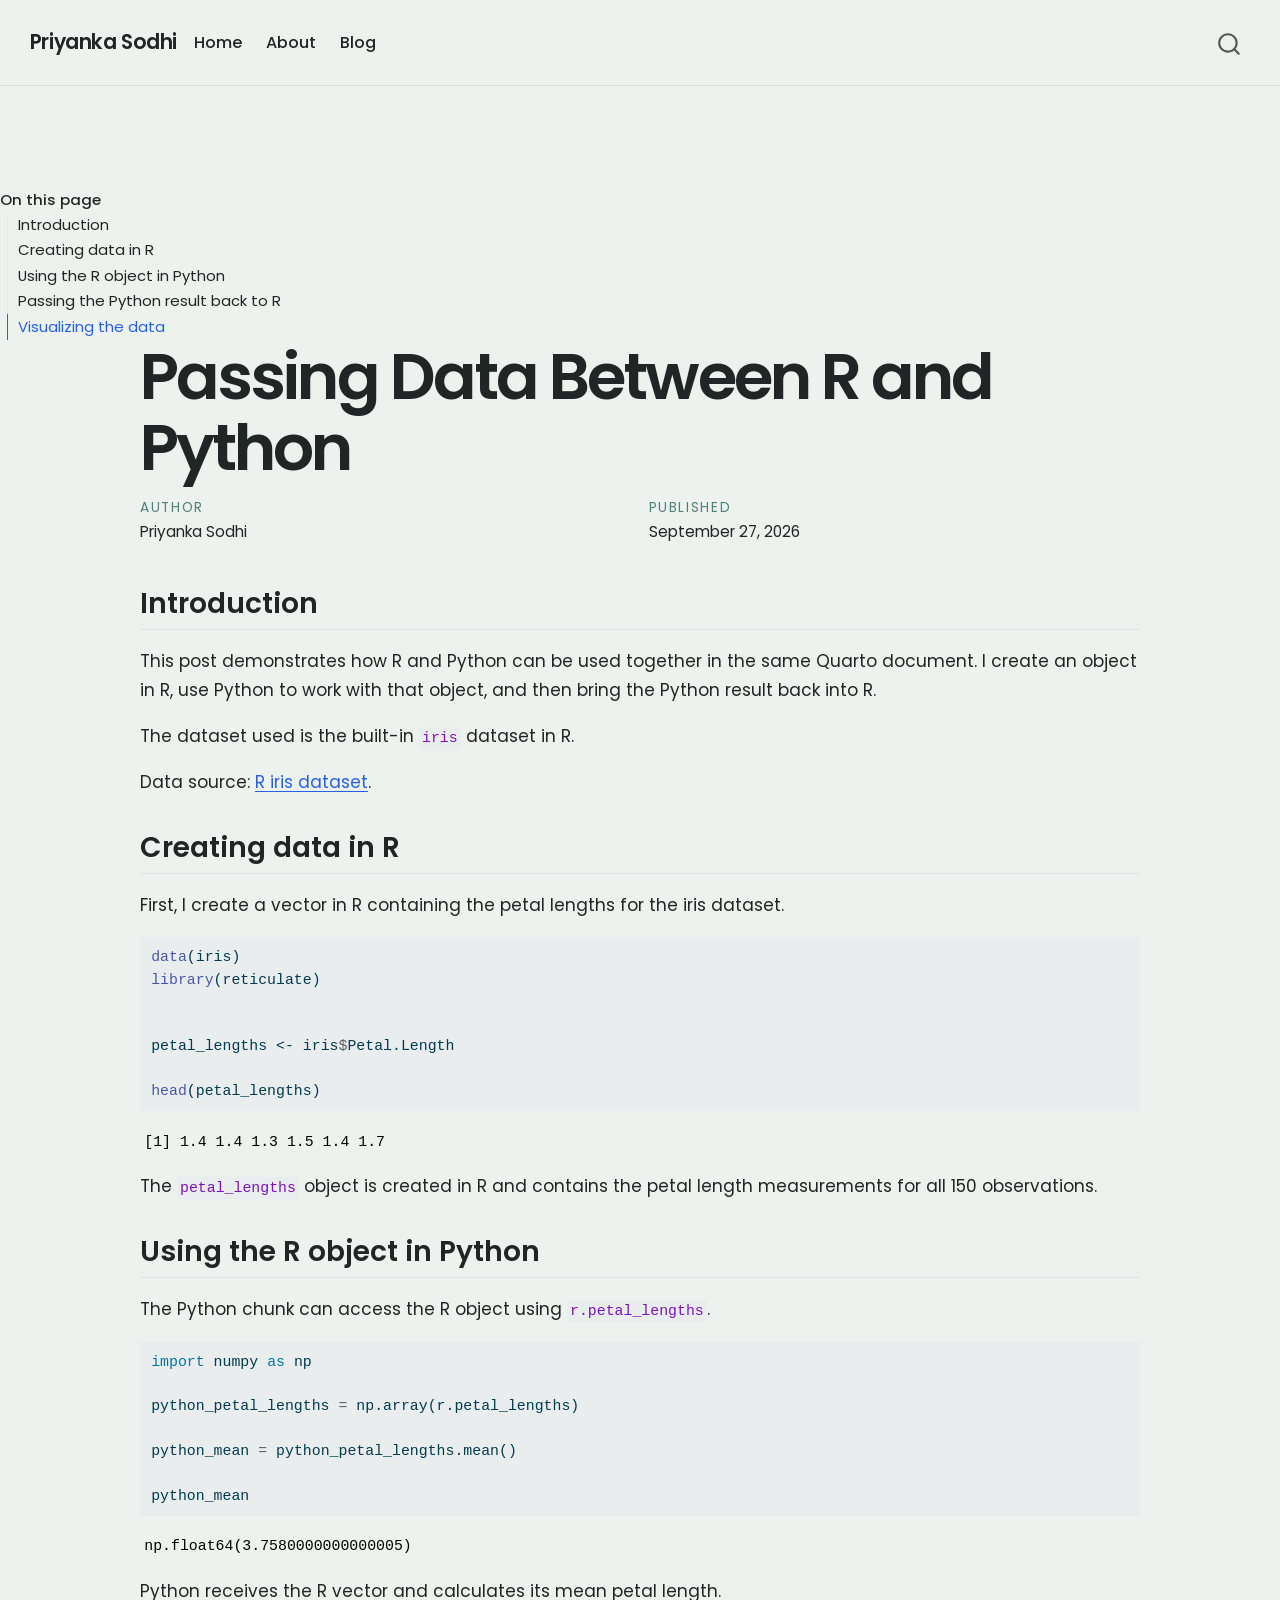
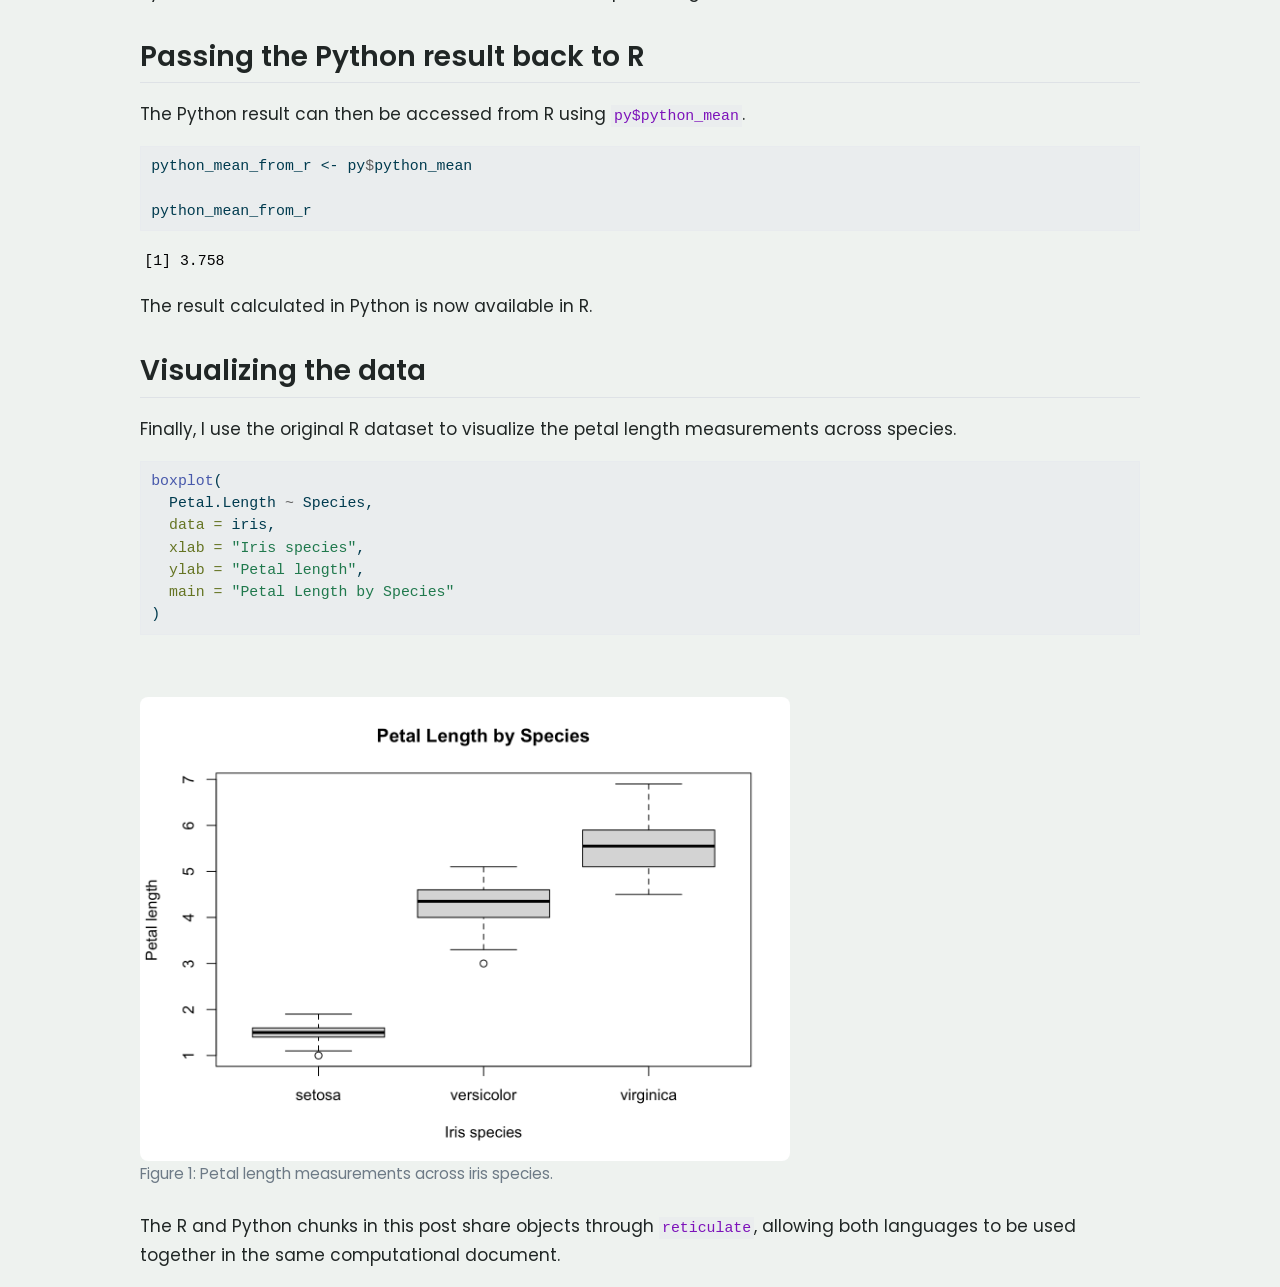
<file: docs/posts/r-and-python/index.html>
<!DOCTYPE html>
<html xmlns="http://www.w3.org/1999/xhtml" lang="en" xml:lang="en"><head>

<meta charset="utf-8">
<meta name="generator" content="quarto-1.10.18">

<meta name="viewport" content="width=device-width, initial-scale=1.0, user-scalable=yes">

<meta name="author" content="Priyanka Sodhi">
<meta name="dcterms.date" content="2026-09-27">

<title>Passing Data Between R and Python – Priyanka Sodhi</title>
<style>
/* Default styles provided by pandoc.
** See https://pandoc.org/MANUAL.html#variables-for-html for config info.
*/
span.smallcaps{font-variant: small-caps;}
div.columns{display: flex; gap: 1.5em;}
div.column{flex: auto;}
@media screen {
div.columns{gap: min(4vw, 1.5em);}
div.column{overflow-x: auto;}
}
div.hanging-indent{margin-left: 1.5em; text-indent: -1.5em;}
ul.task-list{list-style: none;}
ul.task-list li input[type="checkbox"] {
  width: 0.8em;
  margin: 0 0.8em 0.2em -1em; /* quarto-specific, see https://github.com/quarto-dev/quarto-cli/issues/4556 */ 
  vertical-align: middle;
}
/* CSS for syntax highlighting */
html { -webkit-text-size-adjust: 100%; }
pre > code.sourceCode { white-space: pre; position: relative; }
pre > code.sourceCode > span { display: inline-block; line-height: 1.25; }
pre > code.sourceCode > span:empty { height: 1.2em; }
.sourceCode { overflow: visible; }
code.sourceCode > span { color: inherit; text-decoration: inherit; }
div.sourceCode { margin: 1em 0; }
pre.sourceCode { margin: 0; }
@media screen {
div.sourceCode { overflow: auto; }
}
@media print {
pre > code.sourceCode { white-space: pre-wrap; }
pre > code.sourceCode > span { text-indent: -5em; padding-left: 5em; }
}
pre.numberSource code
  { counter-reset: source-line 0; }
pre.numberSource code > span
  { position: relative; left: -4em; counter-increment: source-line; }
pre.numberSource code > span > a:first-child::before
  { content: counter(source-line);
    position: relative; left: -1em; text-align: right; vertical-align: baseline;
    border: none; display: inline-block;
    -webkit-touch-callout: none; -webkit-user-select: none;
    -khtml-user-select: none; -moz-user-select: none;
    -ms-user-select: none; user-select: none;
    padding: 0 4px; width: 4em;
  }
pre.numberSource { margin-left: 3em;  padding-left: 4px; }
div.sourceCode
  {   }
@media screen {
pre > code.sourceCode > span > a:first-child::before { text-decoration: underline; }
}
</style>


<script src="../../site_libs/quarto-nav/quarto-nav.js"></script>
<script src="../../site_libs/quarto-nav/headroom.min.js"></script>
<script src="../../site_libs/clipboard/clipboard.min.js"></script>
<script src="../../site_libs/quarto-search/autocomplete.umd.js"></script>
<script src="../../site_libs/quarto-search/fuse.min.js"></script>
<script src="../../site_libs/quarto-search/quarto-search.js"></script>
<meta name="quarto:offset" content="../../">
<script src="../../site_libs/quarto-html/quarto.js" type="module"></script>
<script src="../../site_libs/quarto-html/tabsets/tabsets.js" type="module"></script>
<script src="../../site_libs/quarto-html/popper.min.js"></script>
<script src="../../site_libs/quarto-html/tippy.umd.min.js"></script>
<script src="../../site_libs/quarto-html/anchor.min.js"></script>
<link href="../../site_libs/quarto-html/tippy.css" rel="stylesheet">
<link href="../../site_libs/quarto-html/quarto-syntax-highlighting-64a204ab8560d761af7679ceaba22944.css" rel="stylesheet" id="quarto-text-highlighting-styles">
<script src="../../site_libs/bootstrap/bootstrap.min.js"></script>
<link href="../../site_libs/bootstrap/bootstrap-icons.css" rel="stylesheet">
<link href="../../site_libs/bootstrap/bootstrap-445b8638c3d06994fee0907d791121c4.min.css" rel="stylesheet" append-hash="true" id="quarto-bootstrap" data-mode="light">
<script id="quarto-search-options" type="application/json">{
  "location": "navbar",
  "copy-button": false,
  "collapse-after": 3,
  "panel-placement": "end",
  "type": "overlay",
  "limit": 50,
  "keyboard-shortcut": [
    "f",
    "/",
    "s"
  ],
  "show-item-context": false,
  "language": {
    "search-no-results-text": "No results",
    "search-matching-documents-text": "matching documents",
    "search-copy-link-title": "Copy link to search",
    "search-hide-matches-text": "Hide additional matches",
    "search-more-match-text": "more match in this document",
    "search-more-matches-text": "more matches in this document",
    "search-clear-button-title": "Clear",
    "search-text-placeholder": "",
    "search-detached-cancel-button-title": "Cancel",
    "search-submit-button-title": "Submit",
    "search-label": "Search"
  }
}</script>


<link rel="stylesheet" href="../../styles.css">
</head>

<body class="nav-fixed quarto-light">

<div id="quarto-search-results"></div>
  <header id="quarto-header" class="headroom fixed-top">
    <nav class="navbar navbar-expand-lg " data-bs-theme="dark">
      <div class="navbar-container container-fluid">
      <div class="navbar-brand-container mx-auto">
    <a class="navbar-brand" href="../../index.html">
    <span class="navbar-title">Priyanka Sodhi</span>
    </a>
  </div>
            <div id="quarto-search" class="" title="Search"></div>
          <button class="navbar-toggler" type="button" data-bs-toggle="collapse" data-bs-target="#navbarCollapse" aria-controls="navbarCollapse" role="menu" aria-expanded="false" aria-label="Toggle navigation" onclick="if (window.quartoToggleHeadroom) { window.quartoToggleHeadroom(); }">
  <span class="navbar-toggler-icon"></span>
</button>
          <div class="collapse navbar-collapse" id="navbarCollapse">
            <ul class="navbar-nav navbar-nav-scroll me-auto">
  <li class="nav-item">
    <a class="nav-link" href="../../index.html"> 
<span class="menu-text">Home</span></a>
  </li>  
  <li class="nav-item">
    <a class="nav-link" href="../../about.html"> 
<span class="menu-text">About</span></a>
  </li>  
  <li class="nav-item">
    <a class="nav-link" href="../../blog.html"> 
<span class="menu-text">Blog</span></a>
  </li>  
</ul>
          </div> <!-- /navcollapse -->
            <div class="quarto-navbar-tools">
</div>
      </div> <!-- /container-fluid -->
    </nav>
</header>
<!-- content -->
<div id="quarto-content" class="quarto-container page-columns page-rows-contents page-layout-article page-navbar">
<!-- sidebar -->
<!-- margin-sidebar -->
    <div id="quarto-margin-sidebar" class="sidebar margin-sidebar">
        <nav id="TOC" role="doc-toc" class="toc-active">
    <h2 id="toc-title">On this page</h2>
   
  <ul>
  <li><a href="#introduction" id="toc-introduction" class="nav-link active" data-scroll-target="#introduction">Introduction</a></li>
  <li><a href="#creating-data-in-r" id="toc-creating-data-in-r" class="nav-link" data-scroll-target="#creating-data-in-r">Creating data in R</a></li>
  <li><a href="#using-the-r-object-in-python" id="toc-using-the-r-object-in-python" class="nav-link" data-scroll-target="#using-the-r-object-in-python">Using the R object in Python</a></li>
  <li><a href="#passing-the-python-result-back-to-r" id="toc-passing-the-python-result-back-to-r" class="nav-link" data-scroll-target="#passing-the-python-result-back-to-r">Passing the Python result back to R</a></li>
  <li><a href="#visualizing-the-data" id="toc-visualizing-the-data" class="nav-link" data-scroll-target="#visualizing-the-data">Visualizing the data</a></li>
  </ul>
</nav>
    </div>
<!-- main -->
<main class="content" id="quarto-document-content">

<header id="title-block-header" class="quarto-title-block default">
<div class="quarto-title">
<h1 class="title">Passing Data Between R and Python</h1>
</div>



<div class="quarto-title-meta">

    <div>
    <div class="quarto-title-meta-heading">Author</div>
    <div class="quarto-title-meta-contents">
             <p>Priyanka Sodhi </p>
          </div>
  </div>
    
    <div>
    <div class="quarto-title-meta-heading">Published</div>
    <div class="quarto-title-meta-contents">
      <p class="date">September 27, 2026</p>
    </div>
  </div>
  
    
  </div>
  


</header>


<section id="introduction" class="level2">
<h2 class="anchored" data-anchor-id="introduction">Introduction</h2>
<p>This post demonstrates how R and Python can be used together in the same Quarto document. I create an object in R, use Python to work with that object, and then bring the Python result back into R.</p>
<p>The dataset used is the built-in <code>iris</code> dataset in R.</p>
<p>Data source: <a href="https://stat.ethz.ch/R-manual/R-devel/library/datasets/html/iris.html">R iris dataset</a>.</p>
</section>
<section id="creating-data-in-r" class="level2">
<h2 class="anchored" data-anchor-id="creating-data-in-r">Creating data in R</h2>
<p>First, I create a vector in R containing the petal lengths for the iris dataset.</p>
<div class="cell">
<div class="code-copy-outer-scaffold"><div class="sourceCode cell-code" id="cb1"><pre class="sourceCode r code-with-copy"><code class="sourceCode r"><span id="cb1-1"><a href="#cb1-1" aria-hidden="true" tabindex="-1"></a><span class="fu">data</span>(iris)</span>
<span id="cb1-2"><a href="#cb1-2" aria-hidden="true" tabindex="-1"></a><span class="fu">library</span>(reticulate)</span>
<span id="cb1-3"><a href="#cb1-3" aria-hidden="true" tabindex="-1"></a></span>
<span id="cb1-4"><a href="#cb1-4" aria-hidden="true" tabindex="-1"></a></span>
<span id="cb1-5"><a href="#cb1-5" aria-hidden="true" tabindex="-1"></a>petal_lengths <span class="ot">&lt;-</span> iris<span class="sc">$</span>Petal.Length</span>
<span id="cb1-6"><a href="#cb1-6" aria-hidden="true" tabindex="-1"></a></span>
<span id="cb1-7"><a href="#cb1-7" aria-hidden="true" tabindex="-1"></a><span class="fu">head</span>(petal_lengths)</span></code></pre></div><button title="Copy to Clipboard" class="code-copy-button"><i class="bi"></i></button></div>
<div class="cell-output cell-output-stdout">
<pre><code>[1] 1.4 1.4 1.3 1.5 1.4 1.7</code></pre>
</div>
</div>
<p>The <code>petal_lengths</code> object is created in R and contains the petal length measurements for all 150 observations.</p>
</section>
<section id="using-the-r-object-in-python" class="level2">
<h2 class="anchored" data-anchor-id="using-the-r-object-in-python">Using the R object in Python</h2>
<p>The Python chunk can access the R object using <code>r.petal_lengths</code>.</p>
<div class="cell">
<div class="code-copy-outer-scaffold"><div class="sourceCode cell-code" id="cb3"><pre class="sourceCode python code-with-copy"><code class="sourceCode python"><span id="cb3-1"><a href="#cb3-1" aria-hidden="true" tabindex="-1"></a><span class="im">import</span> numpy <span class="im">as</span> np</span>
<span id="cb3-2"><a href="#cb3-2" aria-hidden="true" tabindex="-1"></a></span>
<span id="cb3-3"><a href="#cb3-3" aria-hidden="true" tabindex="-1"></a>python_petal_lengths <span class="op">=</span> np.array(r.petal_lengths)</span>
<span id="cb3-4"><a href="#cb3-4" aria-hidden="true" tabindex="-1"></a></span>
<span id="cb3-5"><a href="#cb3-5" aria-hidden="true" tabindex="-1"></a>python_mean <span class="op">=</span> python_petal_lengths.mean()</span>
<span id="cb3-6"><a href="#cb3-6" aria-hidden="true" tabindex="-1"></a></span>
<span id="cb3-7"><a href="#cb3-7" aria-hidden="true" tabindex="-1"></a>python_mean</span></code></pre></div><button title="Copy to Clipboard" class="code-copy-button"><i class="bi"></i></button></div>
<div class="cell-output cell-output-stdout">
<pre><code>np.float64(3.7580000000000005)</code></pre>
</div>
</div>
<p>Python receives the R vector and calculates its mean petal length.</p>
</section>
<section id="passing-the-python-result-back-to-r" class="level2">
<h2 class="anchored" data-anchor-id="passing-the-python-result-back-to-r">Passing the Python result back to R</h2>
<p>The Python result can then be accessed from R using <code>py$python_mean</code>.</p>
<div class="cell">
<div class="code-copy-outer-scaffold"><div class="sourceCode cell-code" id="cb5"><pre class="sourceCode r code-with-copy"><code class="sourceCode r"><span id="cb5-1"><a href="#cb5-1" aria-hidden="true" tabindex="-1"></a>python_mean_from_r <span class="ot">&lt;-</span> py<span class="sc">$</span>python_mean</span>
<span id="cb5-2"><a href="#cb5-2" aria-hidden="true" tabindex="-1"></a></span>
<span id="cb5-3"><a href="#cb5-3" aria-hidden="true" tabindex="-1"></a>python_mean_from_r</span></code></pre></div><button title="Copy to Clipboard" class="code-copy-button"><i class="bi"></i></button></div>
<div class="cell-output cell-output-stdout">
<pre><code>[1] 3.758</code></pre>
</div>
</div>
<p>The result calculated in Python is now available in R.</p>
</section>
<section id="visualizing-the-data" class="level2">
<h2 class="anchored" data-anchor-id="visualizing-the-data">Visualizing the data</h2>
<p>Finally, I use the original R dataset to visualize the petal length measurements across species.</p>
<div class="cell">
<div class="code-copy-outer-scaffold"><div class="sourceCode cell-code" id="cb7"><pre class="sourceCode r code-with-copy"><code class="sourceCode r"><span id="cb7-1"><a href="#cb7-1" aria-hidden="true" tabindex="-1"></a><span class="fu">boxplot</span>(</span>
<span id="cb7-2"><a href="#cb7-2" aria-hidden="true" tabindex="-1"></a>  Petal.Length <span class="sc">~</span> Species,</span>
<span id="cb7-3"><a href="#cb7-3" aria-hidden="true" tabindex="-1"></a>  <span class="at">data =</span> iris,</span>
<span id="cb7-4"><a href="#cb7-4" aria-hidden="true" tabindex="-1"></a>  <span class="at">xlab =</span> <span class="st">"Iris species"</span>,</span>
<span id="cb7-5"><a href="#cb7-5" aria-hidden="true" tabindex="-1"></a>  <span class="at">ylab =</span> <span class="st">"Petal length"</span>,</span>
<span id="cb7-6"><a href="#cb7-6" aria-hidden="true" tabindex="-1"></a>  <span class="at">main =</span> <span class="st">"Petal Length by Species"</span></span>
<span id="cb7-7"><a href="#cb7-7" aria-hidden="true" tabindex="-1"></a>)</span></code></pre></div><button title="Copy to Clipboard" class="code-copy-button"><i class="bi"></i></button></div>
<div class="cell-output-display">
<div id="fig-r-python-petal-length" class="quarto-float quarto-figure quarto-figure-center anchored">
<figure class="quarto-float quarto-float-fig figure">
<div aria-describedby="fig-r-python-petal-length-caption-0ceaefa1-69ba-4598-a22c-09a6ac19f8ca">
<img src="index_files/figure-html/fig-r-python-petal-length-1.png" class="img-fluid figure-img" width="672">
</div>
<figcaption class="quarto-float-caption-bottom quarto-float-caption quarto-float-fig" id="fig-r-python-petal-length-caption-0ceaefa1-69ba-4598-a22c-09a6ac19f8ca">
Figure&nbsp;1: Petal length measurements across iris species.
</figcaption>
</figure>
</div>
</div>
</div>
<p>The R and Python chunks in this post share objects through <code>reticulate</code>, allowing both languages to be used together in the same computational document.</p>


</section>

</main> <!-- /main -->
<script id="quarto-html-after-body" type="application/javascript">
  window.document.addEventListener("DOMContentLoaded", function (event) {
    const icon = "";
    const anchorJS = new window.AnchorJS();
    anchorJS.options = {
      placement: 'right',
      icon: icon
    };
    anchorJS.add('.anchored');
    const isCodeAnnotation = (el) => {
      for (const clz of el.classList) {
        if (clz.startsWith('code-annotation-')) {                     
          return true;
        }
      }
      return false;
    }
    const onCopySuccess = function(e) {
      // button target
      const button = e.trigger;
      // don't keep focus
      button.blur();
      // flash "checked"
      button.classList.add('code-copy-button-checked');
      var currentTitle = button.getAttribute("title");
      button.setAttribute("title", "Copied!");
      let tooltip;
      if (window.bootstrap) {
        button.setAttribute("data-bs-toggle", "tooltip");
        button.setAttribute("data-bs-placement", "left");
        button.setAttribute("data-bs-title", "Copied!");
        tooltip = new bootstrap.Tooltip(button, 
          { trigger: "manual", 
            customClass: "code-copy-button-tooltip",
            offset: [0, -8]});
        tooltip.show();    
      }
      setTimeout(function() {
        if (tooltip) {
          tooltip.hide();
          button.removeAttribute("data-bs-title");
          button.removeAttribute("data-bs-toggle");
          button.removeAttribute("data-bs-placement");
        }
        button.setAttribute("title", currentTitle);
        button.classList.remove('code-copy-button-checked');
      }, 1000);
      // clear code selection
      e.clearSelection();
    }
    const getTextToCopy = function(trigger) {
      const outerScaffold = trigger.parentElement.cloneNode(true);
      const codeEl = outerScaffold.querySelector('code');
      for (const childEl of codeEl.children) {
        if (isCodeAnnotation(childEl)) {
          childEl.remove();
        }
      }
      return codeEl.innerText;
    }
    const clipboard = new window.ClipboardJS('.code-copy-button:not([data-in-quarto-modal])', {
      text: getTextToCopy
    });
    clipboard.on('success', onCopySuccess);
    if (window.document.getElementById('quarto-embedded-source-code-modal')) {
      const clipboardModal = new window.ClipboardJS('.code-copy-button[data-in-quarto-modal]', {
        text: getTextToCopy,
        container: window.document.getElementById('quarto-embedded-source-code-modal')
      });
      clipboardModal.on('success', onCopySuccess);
    }
      var localhostRegex = new RegExp(/^(?:http|https):\/\/localhost\:?[0-9]*\//);
      var mailtoRegex = new RegExp(/^mailto:/);
        var filterRegex = new RegExp('/' + window.location.host + '/');
      var isInternal = (href) => {
          return filterRegex.test(href) || localhostRegex.test(href) || mailtoRegex.test(href);
      }
      // Inspect non-navigation links and adorn them if external
     var links = window.document.querySelectorAll('a[href]:not(.nav-link):not(.navbar-brand):not(.toc-action):not(.sidebar-link):not(.sidebar-item-toggle):not(.pagination-link):not(.no-external):not([aria-hidden]):not(.dropdown-item):not(.quarto-navigation-tool):not(.about-link)');
      for (var i=0; i<links.length; i++) {
        const link = links[i];
        if (!isInternal(link.href)) {
          // undo the damage that might have been done by quarto-nav.js in the case of
          // links that we want to consider external
          if (link.dataset.originalHref !== undefined) {
            link.href = link.dataset.originalHref;
          }
        }
      }
    function tippyHover(el, contentFn, onTriggerFn, onUntriggerFn) {
      const config = {
        allowHTML: true,
        maxWidth: 500,
        delay: 100,
        arrow: false,
        appendTo: function(el) {
            return el.parentElement;
        },
        interactive: true,
        interactiveBorder: 10,
        theme: 'quarto',
        placement: 'bottom-start',
      };
      if (contentFn) {
        config.content = contentFn;
      }
      if (onTriggerFn) {
        config.onTrigger = onTriggerFn;
      }
      if (onUntriggerFn) {
        config.onUntrigger = onUntriggerFn;
      }
      window.tippy(el, config); 
    }
    const noterefs = window.document.querySelectorAll('a[role="doc-noteref"]');
    for (var i=0; i<noterefs.length; i++) {
      const ref = noterefs[i];
      tippyHover(ref, function() {
        // use id or data attribute instead here
        let href = ref.getAttribute('data-footnote-href') || ref.getAttribute('href');
        try { href = new URL(href).hash; } catch {}
        const id = href.replace(/^#\/?/, "");
        const note = window.document.getElementById(id);
        if (note) {
          return note.innerHTML;
        } else {
          return "";
        }
      });
    }
    const xrefs = window.document.querySelectorAll('a.quarto-xref');
    const processXRef = (id, note) => {
      // Strip column container classes
      const stripColumnClz = (el) => {
        el.classList.remove("page-full", "page-columns");
        if (el.children) {
          for (const child of el.children) {
            stripColumnClz(child);
          }
        }
      }
      stripColumnClz(note)
      if (id === null || id.startsWith('sec-')) {
        // Special case sections, only their first couple elements
        const container = document.createElement("div");
        if (note.children && note.children.length > 2) {
          container.appendChild(note.children[0].cloneNode(true));
          for (let i = 1; i < note.children.length; i++) {
            const child = note.children[i];
            if (child.tagName === "P" && child.innerText === "") {
              continue;
            } else {
              container.appendChild(child.cloneNode(true));
              break;
            }
          }
          if (window.Quarto?.typesetMath) {
            window.Quarto.typesetMath(container);
          }
          return container.innerHTML
        } else {
          if (window.Quarto?.typesetMath) {
            window.Quarto.typesetMath(note);
          }
          return note.innerHTML;
        }
      } else {
        // Remove any anchor links if they are present
        const anchorLink = note.querySelector('a.anchorjs-link');
        if (anchorLink) {
          anchorLink.remove();
        }
        if (window.Quarto?.typesetMath) {
          window.Quarto.typesetMath(note);
        }
        if (note.classList.contains("callout")) {
          return note.outerHTML;
        } else {
          return note.innerHTML;
        }
      }
    }
    for (var i=0; i<xrefs.length; i++) {
      const xref = xrefs[i];
      tippyHover(xref, undefined, function(instance) {
        instance.disable();
        let url = xref.getAttribute('href');
        let hash = undefined; 
        if (url.startsWith('#')) {
          hash = url;
        } else {
          try { hash = new URL(url).hash; } catch {}
        }
        if (hash) {
          const id = hash.replace(/^#\/?/, "");
          const note = window.document.getElementById(id);
          if (note !== null) {
            try {
              const html = processXRef(id, note.cloneNode(true));
              instance.setContent(html);
            } finally {
              instance.enable();
              instance.show();
            }
          } else {
            // See if we can fetch this
            fetch(url.split('#')[0])
            .then(res => res.text())
            .then(html => {
              const parser = new DOMParser();
              const htmlDoc = parser.parseFromString(html, "text/html");
              const note = htmlDoc.getElementById(id);
              if (note !== null) {
                const html = processXRef(id, note);
                instance.setContent(html);
              } 
            }).finally(() => {
              instance.enable();
              instance.show();
            });
          }
        } else {
          // See if we can fetch a full url (with no hash to target)
          // This is a special case and we should probably do some content thinning / targeting
          fetch(url)
          .then(res => res.text())
          .then(html => {
            const parser = new DOMParser();
            const htmlDoc = parser.parseFromString(html, "text/html");
            const note = htmlDoc.querySelector('main.content');
            if (note !== null) {
              // This should only happen for chapter cross references
              // (since there is no id in the URL)
              // remove the first header
              if (note.children.length > 0 && note.children[0].tagName === "HEADER") {
                note.children[0].remove();
              }
              const html = processXRef(null, note);
              instance.setContent(html);
            } 
          }).finally(() => {
            instance.enable();
            instance.show();
          });
        }
      }, function(instance) {
      });
    }
        let selectedAnnoteEl;
        const selectorForAnnotation = ( cell, annotation) => {
          let cellAttr = 'data-code-cell="' + cell + '"';
          let lineAttr = 'data-code-annotation="' +  annotation + '"';
          const selector = 'span[' + cellAttr + '][' + lineAttr + ']';
          return selector;
        }
        const selectCodeLines = (annoteEl) => {
          const doc = window.document;
          const targetCell = annoteEl.getAttribute("data-target-cell");
          const targetAnnotation = annoteEl.getAttribute("data-target-annotation");
          const annoteSpan = window.document.querySelector(selectorForAnnotation(targetCell, targetAnnotation));
          const lines = annoteSpan.getAttribute("data-code-lines").split(",");
          const lineIds = lines.map((line) => {
            return targetCell + "-" + line;
          })
          let top = null;
          let height = null;
          let parent = null;
          if (lineIds.length > 0) {
              //compute the position of the single el (top and bottom and make a div)
              const el = window.document.getElementById(lineIds[0]);
              top = el.offsetTop;
              height = el.offsetHeight;
              parent = el.parentElement.parentElement;
            if (lineIds.length > 1) {
              const lastEl = window.document.getElementById(lineIds[lineIds.length - 1]);
              const bottom = lastEl.offsetTop + lastEl.offsetHeight;
              height = bottom - top;
            }
            if (top !== null && height !== null && parent !== null) {
              // cook up a div (if necessary) and position it 
              let div = window.document.getElementById("code-annotation-line-highlight");
              if (div === null) {
                div = window.document.createElement("div");
                div.setAttribute("id", "code-annotation-line-highlight");
                div.style.position = 'absolute';
                parent.appendChild(div);
              }
              div.style.top = top - 2 + "px";
              div.style.height = height + 4 + "px";
              div.style.left = 0;
              let gutterDiv = window.document.getElementById("code-annotation-line-highlight-gutter");
              if (gutterDiv === null) {
                gutterDiv = window.document.createElement("div");
                gutterDiv.setAttribute("id", "code-annotation-line-highlight-gutter");
                gutterDiv.style.position = 'absolute';
                const codeCell = window.document.getElementById(targetCell);
                const gutter = codeCell.querySelector('.code-annotation-gutter');
                gutter.appendChild(gutterDiv);
              }
              gutterDiv.style.top = top - 2 + "px";
              gutterDiv.style.height = height + 4 + "px";
            }
            selectedAnnoteEl = annoteEl;
          }
        };
        const unselectCodeLines = () => {
          const elementsIds = ["code-annotation-line-highlight", "code-annotation-line-highlight-gutter"];
          elementsIds.forEach((elId) => {
            const div = window.document.getElementById(elId);
            if (div) {
              div.remove();
            }
          });
          selectedAnnoteEl = undefined;
        };
          // Handle positioning of the toggle
      window.addEventListener(
        "resize",
        throttle(() => {
          elRect = undefined;
          if (selectedAnnoteEl) {
            selectCodeLines(selectedAnnoteEl);
          }
        }, 10)
      );
      function throttle(fn, ms) {
      let throttle = false;
      let timer;
        return (...args) => {
          if(!throttle) { // first call gets through
              fn.apply(this, args);
              throttle = true;
          } else { // all the others get throttled
              if(timer) clearTimeout(timer); // cancel #2
              timer = setTimeout(() => {
                fn.apply(this, args);
                timer = throttle = false;
              }, ms);
          }
        };
      }
        // Attach click handler to the DT
        const annoteDls = window.document.querySelectorAll('dt[data-target-cell]');
        for (const annoteDlNode of annoteDls) {
          annoteDlNode.addEventListener('click', (event) => {
            const clickedEl = event.target;
            if (clickedEl !== selectedAnnoteEl) {
              unselectCodeLines();
              const activeEl = window.document.querySelector('dt[data-target-cell].code-annotation-active');
              if (activeEl) {
                activeEl.classList.remove('code-annotation-active');
              }
              selectCodeLines(clickedEl);
              clickedEl.classList.add('code-annotation-active');
            } else {
              // Unselect the line
              unselectCodeLines();
              clickedEl.classList.remove('code-annotation-active');
            }
          });
        }
    const findCites = (el) => {
      const parentEl = el.parentElement;
      if (parentEl) {
        const cites = parentEl.dataset.cites;
        if (cites) {
          return {
            el,
            cites: cites.split(' ')
          };
        } else {
          return findCites(el.parentElement)
        }
      } else {
        return undefined;
      }
    };
    var bibliorefs = window.document.querySelectorAll('a[role="doc-biblioref"]');
    for (var i=0; i<bibliorefs.length; i++) {
      const ref = bibliorefs[i];
      const citeInfo = findCites(ref);
      if (citeInfo) {
        tippyHover(citeInfo.el, function() {
          var popup = window.document.createElement('div');
          citeInfo.cites.forEach(function(cite) {
            var citeDiv = window.document.createElement('div');
            citeDiv.classList.add('hanging-indent');
            citeDiv.classList.add('csl-entry');
            var biblioDiv = window.document.getElementById('ref-' + cite);
            if (biblioDiv) {
              citeDiv.innerHTML = biblioDiv.innerHTML;
            }
            popup.appendChild(citeDiv);
          });
          return popup.innerHTML;
        });
      }
    }
  });
  </script>
</div> <!-- /content -->




</body></html>
</file>
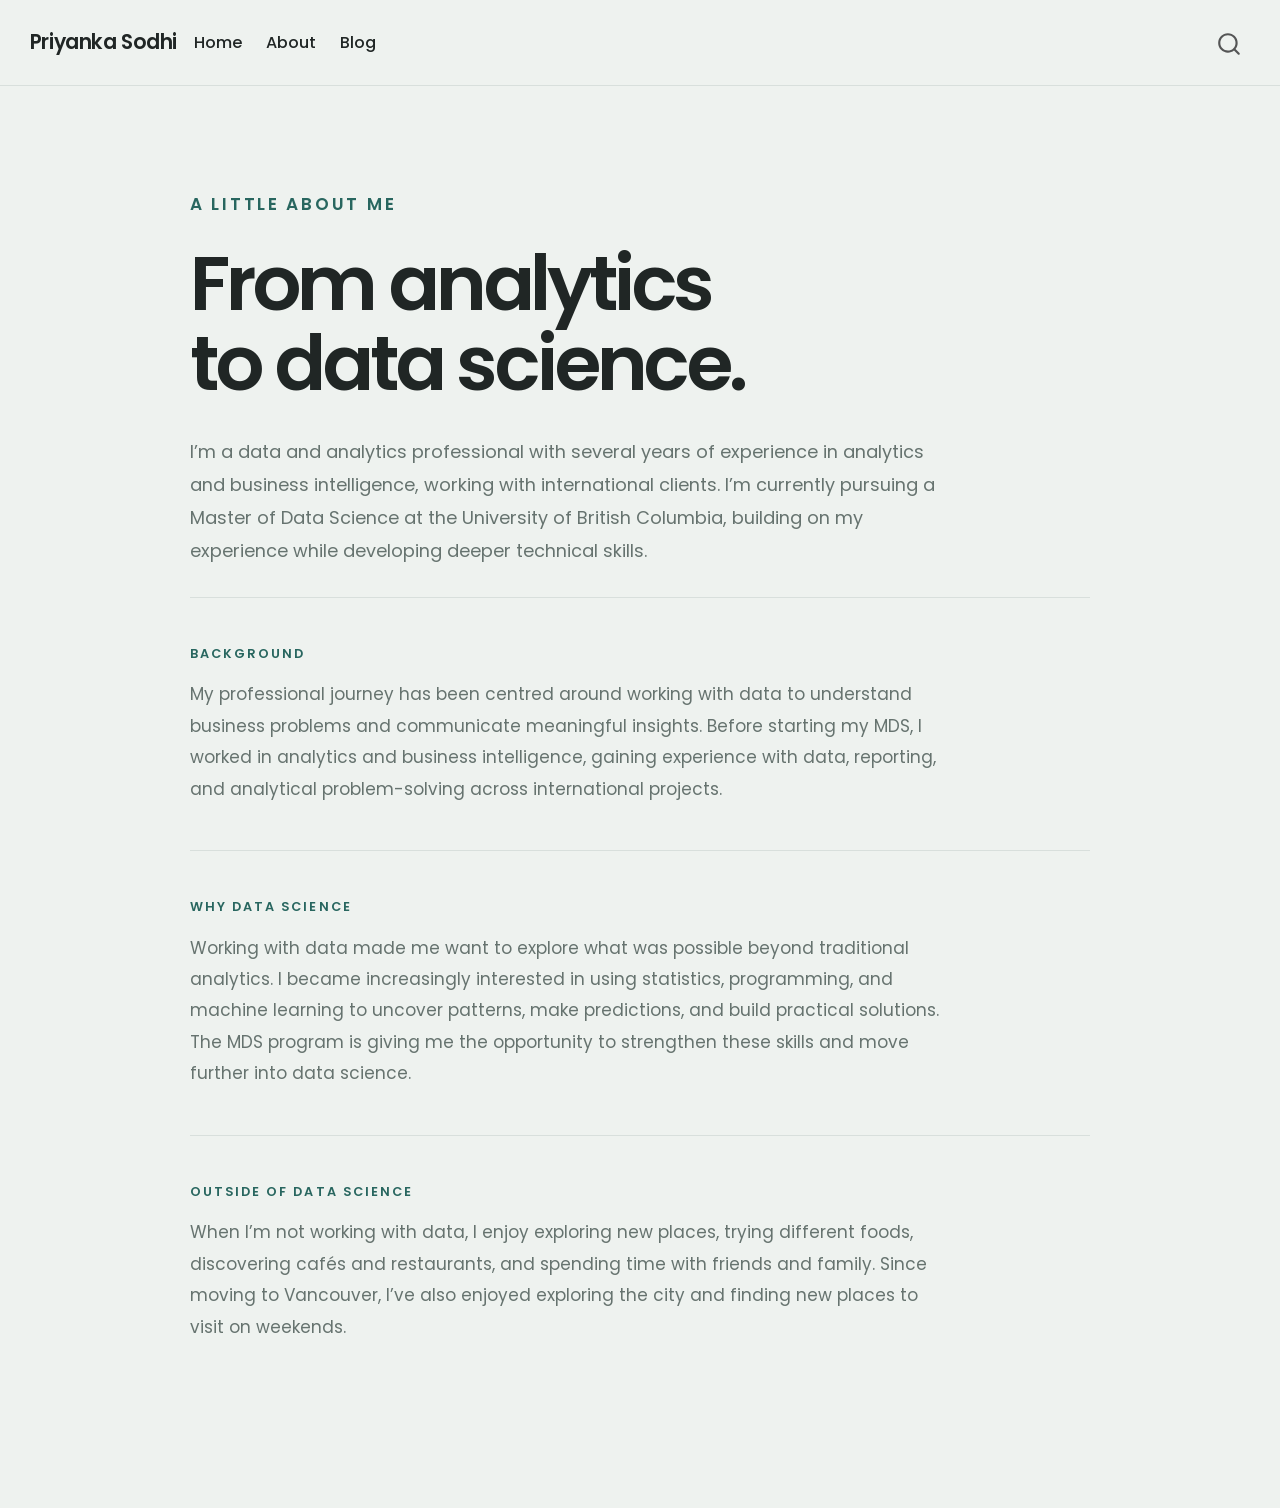
<file: docs/about.html>
<!DOCTYPE html>
<html xmlns="http://www.w3.org/1999/xhtml" lang="en" xml:lang="en"><head>

<meta charset="utf-8">
<meta name="generator" content="quarto-1.10.18">

<meta name="viewport" content="width=device-width, initial-scale=1.0, user-scalable=yes">


<title>about – Priyanka Sodhi</title>
<style>
/* Default styles provided by pandoc.
** See https://pandoc.org/MANUAL.html#variables-for-html for config info.
*/
span.smallcaps{font-variant: small-caps;}
div.columns{display: flex; gap: 1.5em;}
div.column{flex: auto;}
@media screen {
div.columns{gap: min(4vw, 1.5em);}
div.column{overflow-x: auto;}
}
div.hanging-indent{margin-left: 1.5em; text-indent: -1.5em;}
ul.task-list{list-style: none;}
ul.task-list li input[type="checkbox"] {
  width: 0.8em;
  margin: 0 0.8em 0.2em -1em; /* quarto-specific, see https://github.com/quarto-dev/quarto-cli/issues/4556 */ 
  vertical-align: middle;
}
</style>


<script src="site_libs/quarto-nav/quarto-nav.js"></script>
<script src="site_libs/quarto-nav/headroom.min.js"></script>
<script src="site_libs/clipboard/clipboard.min.js"></script>
<script src="site_libs/quarto-search/autocomplete.umd.js"></script>
<script src="site_libs/quarto-search/fuse.min.js"></script>
<script src="site_libs/quarto-search/quarto-search.js"></script>
<meta name="quarto:offset" content="./">
<script src="site_libs/quarto-html/quarto.js" type="module"></script>
<script src="site_libs/quarto-html/tabsets/tabsets.js" type="module"></script>
<script src="site_libs/quarto-html/popper.min.js"></script>
<script src="site_libs/quarto-html/tippy.umd.min.js"></script>
<script src="site_libs/quarto-html/anchor.min.js"></script>
<link href="site_libs/quarto-html/tippy.css" rel="stylesheet">
<link href="site_libs/quarto-html/quarto-syntax-highlighting-64a204ab8560d761af7679ceaba22944.css" rel="stylesheet" id="quarto-text-highlighting-styles">
<script src="site_libs/bootstrap/bootstrap.min.js"></script>
<link href="site_libs/bootstrap/bootstrap-icons.css" rel="stylesheet">
<link href="site_libs/bootstrap/bootstrap-445b8638c3d06994fee0907d791121c4.min.css" rel="stylesheet" append-hash="true" id="quarto-bootstrap" data-mode="light">
<script id="quarto-search-options" type="application/json">{
  "location": "navbar",
  "copy-button": false,
  "collapse-after": 3,
  "panel-placement": "end",
  "type": "overlay",
  "limit": 50,
  "keyboard-shortcut": [
    "f",
    "/",
    "s"
  ],
  "show-item-context": false,
  "language": {
    "search-no-results-text": "No results",
    "search-matching-documents-text": "matching documents",
    "search-copy-link-title": "Copy link to search",
    "search-hide-matches-text": "Hide additional matches",
    "search-more-match-text": "more match in this document",
    "search-more-matches-text": "more matches in this document",
    "search-clear-button-title": "Clear",
    "search-text-placeholder": "",
    "search-detached-cancel-button-title": "Cancel",
    "search-submit-button-title": "Submit",
    "search-label": "Search"
  }
}</script>


<link rel="stylesheet" href="styles.css">
</head>

<body class="nav-fixed quarto-light">

<div id="quarto-search-results"></div>
  <header id="quarto-header" class="headroom fixed-top">
    <nav class="navbar navbar-expand-lg " data-bs-theme="dark">
      <div class="navbar-container container-fluid">
      <div class="navbar-brand-container mx-auto">
    <a class="navbar-brand" href="./index.html">
    <span class="navbar-title">Priyanka Sodhi</span>
    </a>
  </div>
            <div id="quarto-search" class="" title="Search"></div>
          <button class="navbar-toggler" type="button" data-bs-toggle="collapse" data-bs-target="#navbarCollapse" aria-controls="navbarCollapse" role="menu" aria-expanded="false" aria-label="Toggle navigation" onclick="if (window.quartoToggleHeadroom) { window.quartoToggleHeadroom(); }">
  <span class="navbar-toggler-icon"></span>
</button>
          <div class="collapse navbar-collapse" id="navbarCollapse">
            <ul class="navbar-nav navbar-nav-scroll me-auto">
  <li class="nav-item">
    <a class="nav-link" href="./index.html"> 
<span class="menu-text">Home</span></a>
  </li>  
  <li class="nav-item">
    <a class="nav-link active" href="./about.html" aria-current="page"> 
<span class="menu-text">About</span></a>
  </li>  
  <li class="nav-item">
    <a class="nav-link" href="./blog.html"> 
<span class="menu-text">Blog</span></a>
  </li>  
</ul>
          </div> <!-- /navcollapse -->
            <div class="quarto-navbar-tools">
</div>
      </div> <!-- /container-fluid -->
    </nav>
</header>
<!-- content -->
<div id="quarto-content" class="quarto-container page-columns page-rows-contents page-layout-article page-navbar">
<!-- sidebar -->
<!-- margin-sidebar -->
    <div id="quarto-margin-sidebar" class="sidebar margin-sidebar zindex-bottom">
        
    </div>
<!-- main -->
<main class="content" id="quarto-document-content"><header id="title-block-header" class="quarto-title-block"></header>




<div class="about-page">
<p class="eyebrow">
A LITTLE ABOUT ME
</p>
<section id="from-analytics-to-data-science." class="level1">
<h1>From analytics<br>to data science.</h1>
<p class="about-intro">
I’m a data and analytics professional with several years of experience in analytics and business intelligence, working with international clients. I’m currently pursuing a Master of Data Science at the University of British Columbia, building on my experience while developing deeper technical skills.
</p>
<hr>
<section class="about-section">
<p class="section-label">
BACKGROUND
</p>
<p>
My professional journey has been centred around working with data to understand business problems and communicate meaningful insights. Before starting my MDS, I worked in analytics and business intelligence, gaining experience with data, reporting, and analytical problem-solving across international projects.
</p>
</section>
<hr>
<section class="about-section">
<p class="section-label">
WHY DATA SCIENCE
</p>
<p>
Working with data made me want to explore what was possible beyond traditional analytics. I became increasingly interested in using statistics, programming, and machine learning to uncover patterns, make predictions, and build practical solutions. The MDS program is giving me the opportunity to strengthen these skills and move further into data science.
</p>
</section>
<hr>
<section class="about-section">
<p class="section-label">
OUTSIDE OF DATA SCIENCE
</p>
<p>
When I’m not working with data, I enjoy exploring new places, trying different foods, discovering cafés and restaurants, and spending time with friends and family. Since moving to Vancouver, I’ve also enjoyed exploring the city and finding new places to visit on weekends.
</p>
</section>
</section></div>



</main></div>

 <!-- /main -->
<script id="quarto-html-after-body" type="application/javascript">
  window.document.addEventListener("DOMContentLoaded", function (event) {
    const icon = "";
    const anchorJS = new window.AnchorJS();
    anchorJS.options = {
      placement: 'right',
      icon: icon
    };
    anchorJS.add('.anchored');
    const isCodeAnnotation = (el) => {
      for (const clz of el.classList) {
        if (clz.startsWith('code-annotation-')) {                     
          return true;
        }
      }
      return false;
    }
    const onCopySuccess = function(e) {
      // button target
      const button = e.trigger;
      // don't keep focus
      button.blur();
      // flash "checked"
      button.classList.add('code-copy-button-checked');
      var currentTitle = button.getAttribute("title");
      button.setAttribute("title", "Copied!");
      let tooltip;
      if (window.bootstrap) {
        button.setAttribute("data-bs-toggle", "tooltip");
        button.setAttribute("data-bs-placement", "left");
        button.setAttribute("data-bs-title", "Copied!");
        tooltip = new bootstrap.Tooltip(button, 
          { trigger: "manual", 
            customClass: "code-copy-button-tooltip",
            offset: [0, -8]});
        tooltip.show();    
      }
      setTimeout(function() {
        if (tooltip) {
          tooltip.hide();
          button.removeAttribute("data-bs-title");
          button.removeAttribute("data-bs-toggle");
          button.removeAttribute("data-bs-placement");
        }
        button.setAttribute("title", currentTitle);
        button.classList.remove('code-copy-button-checked');
      }, 1000);
      // clear code selection
      e.clearSelection();
    }
    const getTextToCopy = function(trigger) {
      const outerScaffold = trigger.parentElement.cloneNode(true);
      const codeEl = outerScaffold.querySelector('code');
      for (const childEl of codeEl.children) {
        if (isCodeAnnotation(childEl)) {
          childEl.remove();
        }
      }
      return codeEl.innerText;
    }
    const clipboard = new window.ClipboardJS('.code-copy-button:not([data-in-quarto-modal])', {
      text: getTextToCopy
    });
    clipboard.on('success', onCopySuccess);
    if (window.document.getElementById('quarto-embedded-source-code-modal')) {
      const clipboardModal = new window.ClipboardJS('.code-copy-button[data-in-quarto-modal]', {
        text: getTextToCopy,
        container: window.document.getElementById('quarto-embedded-source-code-modal')
      });
      clipboardModal.on('success', onCopySuccess);
    }
      var localhostRegex = new RegExp(/^(?:http|https):\/\/localhost\:?[0-9]*\//);
      var mailtoRegex = new RegExp(/^mailto:/);
        var filterRegex = new RegExp('/' + window.location.host + '/');
      var isInternal = (href) => {
          return filterRegex.test(href) || localhostRegex.test(href) || mailtoRegex.test(href);
      }
      // Inspect non-navigation links and adorn them if external
     var links = window.document.querySelectorAll('a[href]:not(.nav-link):not(.navbar-brand):not(.toc-action):not(.sidebar-link):not(.sidebar-item-toggle):not(.pagination-link):not(.no-external):not([aria-hidden]):not(.dropdown-item):not(.quarto-navigation-tool):not(.about-link)');
      for (var i=0; i<links.length; i++) {
        const link = links[i];
        if (!isInternal(link.href)) {
          // undo the damage that might have been done by quarto-nav.js in the case of
          // links that we want to consider external
          if (link.dataset.originalHref !== undefined) {
            link.href = link.dataset.originalHref;
          }
        }
      }
    function tippyHover(el, contentFn, onTriggerFn, onUntriggerFn) {
      const config = {
        allowHTML: true,
        maxWidth: 500,
        delay: 100,
        arrow: false,
        appendTo: function(el) {
            return el.parentElement;
        },
        interactive: true,
        interactiveBorder: 10,
        theme: 'quarto',
        placement: 'bottom-start',
      };
      if (contentFn) {
        config.content = contentFn;
      }
      if (onTriggerFn) {
        config.onTrigger = onTriggerFn;
      }
      if (onUntriggerFn) {
        config.onUntrigger = onUntriggerFn;
      }
      window.tippy(el, config); 
    }
    const noterefs = window.document.querySelectorAll('a[role="doc-noteref"]');
    for (var i=0; i<noterefs.length; i++) {
      const ref = noterefs[i];
      tippyHover(ref, function() {
        // use id or data attribute instead here
        let href = ref.getAttribute('data-footnote-href') || ref.getAttribute('href');
        try { href = new URL(href).hash; } catch {}
        const id = href.replace(/^#\/?/, "");
        const note = window.document.getElementById(id);
        if (note) {
          return note.innerHTML;
        } else {
          return "";
        }
      });
    }
    const xrefs = window.document.querySelectorAll('a.quarto-xref');
    const processXRef = (id, note) => {
      // Strip column container classes
      const stripColumnClz = (el) => {
        el.classList.remove("page-full", "page-columns");
        if (el.children) {
          for (const child of el.children) {
            stripColumnClz(child);
          }
        }
      }
      stripColumnClz(note)
      if (id === null || id.startsWith('sec-')) {
        // Special case sections, only their first couple elements
        const container = document.createElement("div");
        if (note.children && note.children.length > 2) {
          container.appendChild(note.children[0].cloneNode(true));
          for (let i = 1; i < note.children.length; i++) {
            const child = note.children[i];
            if (child.tagName === "P" && child.innerText === "") {
              continue;
            } else {
              container.appendChild(child.cloneNode(true));
              break;
            }
          }
          if (window.Quarto?.typesetMath) {
            window.Quarto.typesetMath(container);
          }
          return container.innerHTML
        } else {
          if (window.Quarto?.typesetMath) {
            window.Quarto.typesetMath(note);
          }
          return note.innerHTML;
        }
      } else {
        // Remove any anchor links if they are present
        const anchorLink = note.querySelector('a.anchorjs-link');
        if (anchorLink) {
          anchorLink.remove();
        }
        if (window.Quarto?.typesetMath) {
          window.Quarto.typesetMath(note);
        }
        if (note.classList.contains("callout")) {
          return note.outerHTML;
        } else {
          return note.innerHTML;
        }
      }
    }
    for (var i=0; i<xrefs.length; i++) {
      const xref = xrefs[i];
      tippyHover(xref, undefined, function(instance) {
        instance.disable();
        let url = xref.getAttribute('href');
        let hash = undefined; 
        if (url.startsWith('#')) {
          hash = url;
        } else {
          try { hash = new URL(url).hash; } catch {}
        }
        if (hash) {
          const id = hash.replace(/^#\/?/, "");
          const note = window.document.getElementById(id);
          if (note !== null) {
            try {
              const html = processXRef(id, note.cloneNode(true));
              instance.setContent(html);
            } finally {
              instance.enable();
              instance.show();
            }
          } else {
            // See if we can fetch this
            fetch(url.split('#')[0])
            .then(res => res.text())
            .then(html => {
              const parser = new DOMParser();
              const htmlDoc = parser.parseFromString(html, "text/html");
              const note = htmlDoc.getElementById(id);
              if (note !== null) {
                const html = processXRef(id, note);
                instance.setContent(html);
              } 
            }).finally(() => {
              instance.enable();
              instance.show();
            });
          }
        } else {
          // See if we can fetch a full url (with no hash to target)
          // This is a special case and we should probably do some content thinning / targeting
          fetch(url)
          .then(res => res.text())
          .then(html => {
            const parser = new DOMParser();
            const htmlDoc = parser.parseFromString(html, "text/html");
            const note = htmlDoc.querySelector('main.content');
            if (note !== null) {
              // This should only happen for chapter cross references
              // (since there is no id in the URL)
              // remove the first header
              if (note.children.length > 0 && note.children[0].tagName === "HEADER") {
                note.children[0].remove();
              }
              const html = processXRef(null, note);
              instance.setContent(html);
            } 
          }).finally(() => {
            instance.enable();
            instance.show();
          });
        }
      }, function(instance) {
      });
    }
        let selectedAnnoteEl;
        const selectorForAnnotation = ( cell, annotation) => {
          let cellAttr = 'data-code-cell="' + cell + '"';
          let lineAttr = 'data-code-annotation="' +  annotation + '"';
          const selector = 'span[' + cellAttr + '][' + lineAttr + ']';
          return selector;
        }
        const selectCodeLines = (annoteEl) => {
          const doc = window.document;
          const targetCell = annoteEl.getAttribute("data-target-cell");
          const targetAnnotation = annoteEl.getAttribute("data-target-annotation");
          const annoteSpan = window.document.querySelector(selectorForAnnotation(targetCell, targetAnnotation));
          const lines = annoteSpan.getAttribute("data-code-lines").split(",");
          const lineIds = lines.map((line) => {
            return targetCell + "-" + line;
          })
          let top = null;
          let height = null;
          let parent = null;
          if (lineIds.length > 0) {
              //compute the position of the single el (top and bottom and make a div)
              const el = window.document.getElementById(lineIds[0]);
              top = el.offsetTop;
              height = el.offsetHeight;
              parent = el.parentElement.parentElement;
            if (lineIds.length > 1) {
              const lastEl = window.document.getElementById(lineIds[lineIds.length - 1]);
              const bottom = lastEl.offsetTop + lastEl.offsetHeight;
              height = bottom - top;
            }
            if (top !== null && height !== null && parent !== null) {
              // cook up a div (if necessary) and position it 
              let div = window.document.getElementById("code-annotation-line-highlight");
              if (div === null) {
                div = window.document.createElement("div");
                div.setAttribute("id", "code-annotation-line-highlight");
                div.style.position = 'absolute';
                parent.appendChild(div);
              }
              div.style.top = top - 2 + "px";
              div.style.height = height + 4 + "px";
              div.style.left = 0;
              let gutterDiv = window.document.getElementById("code-annotation-line-highlight-gutter");
              if (gutterDiv === null) {
                gutterDiv = window.document.createElement("div");
                gutterDiv.setAttribute("id", "code-annotation-line-highlight-gutter");
                gutterDiv.style.position = 'absolute';
                const codeCell = window.document.getElementById(targetCell);
                const gutter = codeCell.querySelector('.code-annotation-gutter');
                gutter.appendChild(gutterDiv);
              }
              gutterDiv.style.top = top - 2 + "px";
              gutterDiv.style.height = height + 4 + "px";
            }
            selectedAnnoteEl = annoteEl;
          }
        };
        const unselectCodeLines = () => {
          const elementsIds = ["code-annotation-line-highlight", "code-annotation-line-highlight-gutter"];
          elementsIds.forEach((elId) => {
            const div = window.document.getElementById(elId);
            if (div) {
              div.remove();
            }
          });
          selectedAnnoteEl = undefined;
        };
          // Handle positioning of the toggle
      window.addEventListener(
        "resize",
        throttle(() => {
          elRect = undefined;
          if (selectedAnnoteEl) {
            selectCodeLines(selectedAnnoteEl);
          }
        }, 10)
      );
      function throttle(fn, ms) {
      let throttle = false;
      let timer;
        return (...args) => {
          if(!throttle) { // first call gets through
              fn.apply(this, args);
              throttle = true;
          } else { // all the others get throttled
              if(timer) clearTimeout(timer); // cancel #2
              timer = setTimeout(() => {
                fn.apply(this, args);
                timer = throttle = false;
              }, ms);
          }
        };
      }
        // Attach click handler to the DT
        const annoteDls = window.document.querySelectorAll('dt[data-target-cell]');
        for (const annoteDlNode of annoteDls) {
          annoteDlNode.addEventListener('click', (event) => {
            const clickedEl = event.target;
            if (clickedEl !== selectedAnnoteEl) {
              unselectCodeLines();
              const activeEl = window.document.querySelector('dt[data-target-cell].code-annotation-active');
              if (activeEl) {
                activeEl.classList.remove('code-annotation-active');
              }
              selectCodeLines(clickedEl);
              clickedEl.classList.add('code-annotation-active');
            } else {
              // Unselect the line
              unselectCodeLines();
              clickedEl.classList.remove('code-annotation-active');
            }
          });
        }
    const findCites = (el) => {
      const parentEl = el.parentElement;
      if (parentEl) {
        const cites = parentEl.dataset.cites;
        if (cites) {
          return {
            el,
            cites: cites.split(' ')
          };
        } else {
          return findCites(el.parentElement)
        }
      } else {
        return undefined;
      }
    };
    var bibliorefs = window.document.querySelectorAll('a[role="doc-biblioref"]');
    for (var i=0; i<bibliorefs.length; i++) {
      const ref = bibliorefs[i];
      const citeInfo = findCites(ref);
      if (citeInfo) {
        tippyHover(citeInfo.el, function() {
          var popup = window.document.createElement('div');
          citeInfo.cites.forEach(function(cite) {
            var citeDiv = window.document.createElement('div');
            citeDiv.classList.add('hanging-indent');
            citeDiv.classList.add('csl-entry');
            var biblioDiv = window.document.getElementById('ref-' + cite);
            if (biblioDiv) {
              citeDiv.innerHTML = biblioDiv.innerHTML;
            }
            popup.appendChild(citeDiv);
          });
          return popup.innerHTML;
        });
      }
    }
  });
  </script>
 <!-- /content -->




</body></html>
</file>
<file: docs/site_libs/quarto-html/tippy.css>
.tippy-box[data-animation=fade][data-state=hidden]{opacity:0}[data-tippy-root]{max-width:calc(100vw - 10px)}.tippy-box{position:relative;background-color:#333;color:#fff;border-radius:4px;font-size:14px;line-height:1.4;white-space:normal;outline:0;transition-property:transform,visibility,opacity}.tippy-box[data-placement^=top]>.tippy-arrow{bottom:0}.tippy-box[data-placement^=top]>.tippy-arrow:before{bottom:-7px;left:0;border-width:8px 8px 0;border-top-color:initial;transform-origin:center top}.tippy-box[data-placement^=bottom]>.tippy-arrow{top:0}.tippy-box[data-placement^=bottom]>.tippy-arrow:before{top:-7px;left:0;border-width:0 8px 8px;border-bottom-color:initial;transform-origin:center bottom}.tippy-box[data-placement^=left]>.tippy-arrow{right:0}.tippy-box[data-placement^=left]>.tippy-arrow:before{border-width:8px 0 8px 8px;border-left-color:initial;right:-7px;transform-origin:center left}.tippy-box[data-placement^=right]>.tippy-arrow{left:0}.tippy-box[data-placement^=right]>.tippy-arrow:before{left:-7px;border-width:8px 8px 8px 0;border-right-color:initial;transform-origin:center right}.tippy-box[data-inertia][data-state=visible]{transition-timing-function:cubic-bezier(.54,1.5,.38,1.11)}.tippy-arrow{width:16px;height:16px;color:#333}.tippy-arrow:before{content:"";position:absolute;border-color:transparent;border-style:solid}.tippy-content{position:relative;padding:5px 9px;z-index:1}
</file>
<file: docs/site_libs/quarto-html/quarto-syntax-highlighting-64a204ab8560d761af7679ceaba22944.css>
/* quarto syntax highlight colors */
:root {
  --quarto-hl-ot-color: #003B4F;
  --quarto-hl-at-color: #657422;
  --quarto-hl-ss-color: #20794D;
  --quarto-hl-an-color: #5E5E5E;
  --quarto-hl-fu-color: #4758AB;
  --quarto-hl-st-color: #20794D;
  --quarto-hl-cf-color: #003B4F;
  --quarto-hl-op-color: #5E5E5E;
  --quarto-hl-er-color: #AD0000;
  --quarto-hl-bn-color: #AD0000;
  --quarto-hl-al-color: #AD0000;
  --quarto-hl-va-color: #111111;
  --quarto-hl-bu-color: inherit;
  --quarto-hl-ex-color: inherit;
  --quarto-hl-pp-color: #AD0000;
  --quarto-hl-in-color: #5E5E5E;
  --quarto-hl-vs-color: #20794D;
  --quarto-hl-wa-color: #5E5E5E;
  --quarto-hl-do-color: #5E5E5E;
  --quarto-hl-im-color: #00769E;
  --quarto-hl-ch-color: #20794D;
  --quarto-hl-dt-color: #AD0000;
  --quarto-hl-fl-color: #AD0000;
  --quarto-hl-co-color: #5E5E5E;
  --quarto-hl-cv-color: #5E5E5E;
  --quarto-hl-cn-color: #8f5902;
  --quarto-hl-sc-color: #5E5E5E;
  --quarto-hl-dv-color: #AD0000;
  --quarto-hl-kw-color: #003B4F;
}

/* other quarto variables */
:root {
  --quarto-font-monospace: SFMono-Regular, Menlo, Monaco, Consolas, "Liberation Mono", "Courier New", monospace;
}

/* syntax highlight based on Pandoc's rules */
pre > code.sourceCode > span {
  color: #003B4F;
}

code.sourceCode > span {
  color: #003B4F;
}

div.sourceCode,
div.sourceCode pre.sourceCode {
  color: #003B4F;
}

/* Normal */
code span {
  color: #003B4F;
}

/* Alert */
code span.al {
  color: #AD0000;
  font-style: inherit;
}

/* Annotation */
code span.an {
  color: #5E5E5E;
  font-style: inherit;
}

/* Attribute */
code span.at {
  color: #657422;
  font-style: inherit;
}

/* BaseN */
code span.bn {
  color: #AD0000;
  font-style: inherit;
}

/* BuiltIn */
code span.bu {
  font-style: inherit;
}

/* ControlFlow */
code span.cf {
  color: #003B4F;
  font-weight: bold;
  font-style: inherit;
}

/* Char */
code span.ch {
  color: #20794D;
  font-style: inherit;
}

/* Constant */
code span.cn {
  color: #8f5902;
  font-style: inherit;
}

/* Comment */
code span.co {
  color: #5E5E5E;
  font-style: inherit;
}

/* CommentVar */
code span.cv {
  color: #5E5E5E;
  font-style: italic;
}

/* Documentation */
code span.do {
  color: #5E5E5E;
  font-style: italic;
}

/* DataType */
code span.dt {
  color: #AD0000;
  font-style: inherit;
}

/* DecVal */
code span.dv {
  color: #AD0000;
  font-style: inherit;
}

/* Error */
code span.er {
  color: #AD0000;
  font-style: inherit;
}

/* Extension */
code span.ex {
  font-style: inherit;
}

/* Float */
code span.fl {
  color: #AD0000;
  font-style: inherit;
}

/* Function */
code span.fu {
  color: #4758AB;
  font-style: inherit;
}

/* Import */
code span.im {
  color: #00769E;
  font-style: inherit;
}

/* Information */
code span.in {
  color: #5E5E5E;
  font-style: inherit;
}

/* Keyword */
code span.kw {
  color: #003B4F;
  font-weight: bold;
  font-style: inherit;
}

/* Operator */
code span.op {
  color: #5E5E5E;
  font-style: inherit;
}

/* Other */
code span.ot {
  color: #003B4F;
  font-style: inherit;
}

/* Preprocessor */
code span.pp {
  color: #AD0000;
  font-style: inherit;
}

/* SpecialChar */
code span.sc {
  color: #5E5E5E;
  font-style: inherit;
}

/* SpecialString */
code span.ss {
  color: #20794D;
  font-style: inherit;
}

/* String */
code span.st {
  color: #20794D;
  font-style: inherit;
}

/* Variable */
code span.va {
  color: #111111;
  font-style: inherit;
}

/* VerbatimString */
code span.vs {
  color: #20794D;
  font-style: inherit;
}

/* Warning */
code span.wa {
  color: #5E5E5E;
  font-style: italic;
}

.prevent-inlining {
  content: "</";
}

/*# sourceMappingURL=9d8d5bb603a83b8298b89080a598c93b.css.map */
</file>
<file: docs/styles.css>
@import url('https://fonts.googleapis.com/css2?family=Poppins:wght@400;500;600;700&display=swap');

:root {
  --background: #eef2ef;
  --text: #202625;
  --muted: #66736f;
  --accent: #28665f;
  --line: #d8dfdc;
}

html {
  scroll-behavior: smooth;
  overflow-x: hidden;
}

body {
  margin: 0;
  padding: 0;

  background: var(--background);
  color: var(--text);

  font-family: "Poppins", sans-serif;
  line-height: 1.7;

  overflow-x: hidden;
}


/* ========================================
   NAVIGATION BAR
   ======================================== */

.navbar {
  width: 100%;

  background: var(--background) !important;

  border-bottom: 1px solid var(--line) !important;

  padding: 20px 5vw;
}

.navbar-brand {
  color: var(--text) !important;

  font-size: 1.2rem;
  font-weight: 600;

  letter-spacing: -0.02em;
}

.navbar-nav {
  gap: 24px;
}

.navbar-nav .nav-link {
  color: var(--text) !important;

  font-size: 0.95rem;
  font-weight: 500;

  padding: 5px 0 !important;
}

.navbar-nav .nav-link:hover {
  color: var(--accent) !important;
}


/* ========================================
   QUARTO PAGE ALIGNMENT
   ======================================== */

.page-columns {
  display: block !important;

  width: 100% !important;
  max-width: none !important;

  margin: 0 !important;
  padding: 0 !important;
}

.page-layout-article .page-columns {
  display: block !important;

  width: 100% !important;
  max-width: none !important;

  margin: 0 !important;
  padding: 0 !important;
}


/* ========================================
   QUARTO CONTENT
   ======================================== */

#quarto-content {
  width: 100% !important;
  max-width: none !important;

  margin: 0 !important;
  padding: 0 !important;
}

main.content {
  width: 100% !important;
  max-width: none !important;

  margin: 0 auto !important;
  padding: 0 !important;
}

.page-layout-article main {
  margin-left: auto !important;
  margin-right: auto !important;
}


/* ========================================
   HOME PAGE HERO
   ======================================== */

.hero {
  width: 1200px;
  max-width: 90vw;

  min-height: 620px;

  margin: 65px auto 70px;

  display: grid;

  grid-template-columns:
    700px
    360px;

  column-gap: 60px;

  align-items: center;

  justify-content: center;
}


/* ========================================
   HERO TEXT
   ======================================== */

.hero-text {
  width: 700px;

  max-width: 100%;
}


/* ========================================
   NAME
   ======================================== */

.eyebrow {
  margin: 0 0 5px 0;

  color: var(--accent);

  font-size: 1rem;

  font-weight: 600;

  letter-spacing: 0.16em;
}


/* ========================================
   UNIVERSITY SUBTITLE
   ======================================== */

.subtitle {
  margin: -10px 0 25px 0;

  color: var(--accent);

  font-size: 1rem;

  font-style: italic;

  font-weight: 600;
}


/* ========================================
   MAIN HEADING
   ======================================== */

.hero h1 {
  margin: 0 0 28px 0;

  color: var(--text);

  font-size: 5rem;

  line-height: 1.04;

  font-weight: 600;

  letter-spacing: -0.055em;
}


/* ========================================
   INTRODUCTION
   ======================================== */

.intro {
  width: 100%;

  max-width: 670px;

  margin: 0;

  color: var(--muted);

  font-size: 1rem;

  line-height: 1.8;
}


/* ========================================
   HOME PAGE BUTTONS
   ======================================== */

.home-buttons {
  display: flex;

  gap: 15px;

  margin-top: 30px;
}

.home-button {
  display: inline-block;

  padding: 10px 22px;

  border: 1px solid var(--accent);

  border-radius: 6px;

  color: var(--accent);

  text-decoration: none;

  font-size: 0.9rem;

  font-weight: 600;

  transition: all 0.2s ease;
}

.home-button:hover {
  background: var(--accent);

  color: white;
}


/* ========================================
   PHOTO AREA
   ======================================== */

.hero-photo {
  position: relative;

  width: 360px;
  height: 460px;

  margin: 0;

  display: flex;

  align-items: center;

  justify-content: center;
}


/* ========================================
   HOME PROFILE PHOTO
   ======================================== */

.photo-frame {
  position: relative;

  z-index: 5;

  width: 295px;
  height: 320px;

  background: white;

  padding: 10px;

  box-sizing: border-box;

  overflow: hidden;

  border-radius:
    32% 38% 28% 34%
    /
    12% 16% 24% 18%;

  transform: rotate(-3deg);

  box-shadow:
    0 25px 45px rgba(40, 70, 65, 0.16),
    0 8px 20px rgba(40, 70, 65, 0.10);
}


/* ========================================
   HOME PROFILE PHOTO IMAGE
   ======================================== */

.photo-frame img {
  width: 100%;
  height: 100%;

  max-width: none;
  max-height: none;

  margin: 0;
  padding: 0;

  display: block;

  object-fit: cover;

  object-position: center;

  border-radius:
    32% 38% 28% 34%
    /
    12% 16% 24% 18%;

  transform: rotate(-3deg);
}


/* ========================================
   LARGE SAGE CIRCLE
   ======================================== */

.photo-circle {
  position: absolute;

  z-index: 1;

  width: 155px;
  height: 155px;

  top: 18px;
  left: 5px;

  border-radius: 50%;

  background: #d1ddd8;
}


/* ========================================
   TEAL OUTLINE CIRCLE
   ======================================== */

.photo-circle::after {
  content: "";

  position: absolute;

  width: 175px;
  height: 175px;

  top: 65px;
  left: -48px;

  border: 3px solid var(--accent);

  border-radius: 50%;

  opacity: 0.6;
}


/* ========================================
   ORGANIC SHAPE
   ======================================== */

.photo-blob {
  position: absolute;

  z-index: 1;

  width: 105px;
  height: 100px;

  right: 3px;
  top: 125px;

  background: #d4dfdb;

  border-radius:
    60% 40% 55% 45%
    /
    45% 55% 45% 55%;

  transform: rotate(2deg);
}


/* ========================================
   SMALL ACCENT CIRCLE
   ======================================== */

.photo-circle-small {
  position: absolute;

  z-index: 2;

  width: 38px;
  height: 38px;

  right: 0;
  bottom: 35px;

  border-radius: 50%;

  background: #9ab8b1;
}


/* ========================================
   DIVIDERS
   ======================================== */

hr {
  width: 1200px;
  max-width: 90vw;

  margin: 0 auto;

  border: 0;

  border-top: 1px solid var(--line);

  opacity: 1;
}


/* ========================================
   CONTENT SECTIONS
   ======================================== */

.content-section {
  width: 1200px;
  max-width: 90vw;

  margin: 0 auto;

  padding: 80px 0;

  display: grid;

  grid-template-columns: 1fr 1fr;

  column-gap: 100px;

  align-items: start;
}


/* ========================================
   SECTION LABEL
   ======================================== */

.section-label {
  margin: 0 0 18px 0;

  color: var(--accent);

  font-size: 0.75rem;

  font-weight: 600;

  letter-spacing: 0.16em;
}


/* ========================================
   SECTION HEADING
   ======================================== */

.content-section h2 {
  margin: 0;

  color: var(--text);

  font-size: 2.7rem;

  line-height: 1.2;

  font-weight: 600;

  letter-spacing: -0.035em;
}


/* ========================================
   SECTION TEXT
   ======================================== */

.section-text {
  padding-top: 32px;
}

.section-text p {
  max-width: 500px;

  margin: 0;

  color: var(--muted);

  font-size: 1rem;

  line-height: 1.85;
}


/* ========================================
   BLOG SECTION
   ======================================== */

.blog-section {
  padding-bottom: 110px;
}

.blog-link {
  margin-top: 25px !important;
}

.blog-link a {
  color: var(--accent);

  font-weight: 600;

  text-decoration: none;

  border-bottom: 1px solid var(--accent);

  padding-bottom: 3px;
}

.blog-link a:hover {
  opacity: 0.7;
}


/* ========================================
   TABLET
   ======================================== */

@media (max-width: 1150px) {

  .hero {
    width: 90vw;

    grid-template-columns:
      minmax(0, 1fr)
      320px;

    column-gap: 35px;
  }

  .hero h1 {
    font-size: 4rem;
  }

  .hero-photo {
    width: 320px;
  }

  .photo-frame {
    width: 260px;
    height: 320px;
  }

}


/* ========================================
   MOBILE
   ======================================== */

@media (max-width: 800px) {

  .navbar {
    padding: 18px 5vw;
  }

  .hero {
    width: 88vw;

    min-height: auto;

    margin: 55px auto 65px;

    display: flex;

    flex-direction: column;

    align-items: center;

    gap: 45px;
  }

  .hero-text {
    width: 100%;

    text-align: left;
  }

  .hero h1 {
    font-size: clamp(3rem, 10vw, 5rem);
  }

  .intro {
    max-width: 680px;
  }

  .home-buttons {
    margin-top: 25px;
  }

  .hero-photo {
    width: 360px;

    margin: 0 auto;
  }

  .content-section {
    width: 88vw;

    grid-template-columns: 1fr;

    row-gap: 25px;

    padding: 65px 0;
  }

  .section-text {
    padding-top: 0;
  }

}


/* ========================================
   SMALL MOBILE
   ======================================== */

@media (max-width: 550px) {

  .hero {
    width: 88vw;
  }

  .hero h1 {
    font-size: 3rem;
  }

  .intro {
    font-size: 0.95rem;
  }

  .hero-photo {
    width: 330px;
    height: 400px;
  }

  .photo-frame {
    width: 255px;
    height: 330px;
  }

  .content-section {
    width: 88vw;
  }

  .content-section h2 {
    font-size: 2rem;
  }

}


/* ========================================
   ABOUT PAGE
   ======================================== */

.about-page {
  width: min(900px, 88vw);

  margin: 90px auto 120px;
}

.about-page .eyebrow {
  margin-bottom: 25px;
}

.about-page h1 {
  margin: 0 0 30px 0;

  font-size: 4.5rem;

  line-height: 1.05;

  font-weight: 600;

  letter-spacing: -0.055em;
}

.about-intro {
  max-width: 750px;

  margin: 0 0 30px 0;

  color: var(--muted);

  font-size: 1.05rem;

  line-height: 1.85;
}

.about-page hr {
  width: 100%;

  margin: 0;
}

.about-section {
  padding: 45px 0;
}

.about-section .section-label {
  margin-bottom: 15px;
}

.about-section h2 {
  margin: 0 0 25px 0;

  color: var(--text);

  font-size: 2.2rem;

  line-height: 1.2;

  font-weight: 600;

  letter-spacing: -0.035em;
}

.about-section p:not(.section-label) {
  max-width: 750px;

  margin: 0;

  color: var(--muted);

  font-size: 1rem;

  line-height: 1.85;
}


/* ========================================
   ABOUT PAGE MOBILE
   ======================================== */

@media (max-width: 800px) {

  .about-page {
    width: 88vw;

    margin: 60px auto 80px;
  }

  .about-page h1 {
    font-size: 3.2rem;
  }

  .about-intro {
    font-size: 0.95rem;
  }

  .about-section {
    padding: 50px 0;
  }

  .about-section h2 {
    font-size: 1.9rem;
  }

}


/* ========================================
   BLOG LISTING PAGE
   ======================================== */

body:has(.quarto-listing) {
  background: var(--background);
}

.quarto-listing-container {
  width: 100% !important;

  max-width: none !important;

  margin: 0 !important;

  padding: 0 !important;
}

.quarto-listing {
  width: min(900px, 88vw) !important;

  max-width: 900px !important;

  margin: 80px auto 120px !important;
}


/* Blog page title */

.quarto-listing-container > h1,
.quarto-listing-container h1.title {
  width: min(900px, 88vw) !important;

  max-width: 900px !important;

  margin: 80px auto 55px !important;

  padding: 0 !important;

  color: var(--text);

  font-size: 4.5rem;

  line-height: 1.05;

  font-weight: 600;

  letter-spacing: -0.055em;
}


/* Blog post listing */

.quarto-listing .quarto-post {
  width: 100% !important;

  padding: 30px 0;

  border-top: 1px solid var(--line);
}

.quarto-listing .quarto-post:last-child {
  border-bottom: 1px solid var(--line);
}


/* Listing post title */

.quarto-listing .listing-title {
  color: var(--text);

  font-size: 1.8rem;

  font-weight: 600;

  line-height: 1.3;

  text-decoration: none;
}

.quarto-listing .listing-title:hover {
  color: var(--accent);
}


/* Listing description */

.quarto-listing .listing-description {
  color: var(--muted);

  font-size: 1rem;

  line-height: 1.8;

  margin-top: 10px;
}


/* Listing date */

.quarto-listing .listing-date {
  color: var(--accent);

  font-size: 0.8rem;

  font-weight: 600;

  margin-top: 12px;
}


/* ========================================
   INDIVIDUAL BLOG POST
   ======================================== */

.page-layout-article .quarto-title-block {
  width: min(1000px, 88vw) !important;

  max-width: 1000px !important;

  margin: 70px auto 40px !important;

  padding: 0 !important;
}


/* Individual post title */

.page-layout-article .quarto-title-block h1.title {
  color: var(--text);

  font-size: 3.8rem;

  line-height: 1.1;

  font-weight: 600;

  letter-spacing: -0.045em;

  margin: 0 0 35px 0;
}


/* Author and published date */

.page-layout-article .quarto-title-meta {
  width: 100% !important;

  display: flex;

  gap: 100px;

  margin: 0 !important;

  padding: 0 !important;
}


/* Metadata labels */

.page-layout-article .quarto-title-meta-heading {
  color: var(--accent);

  font-size: 0.75rem;

  font-weight: 600;

  letter-spacing: 0.12em;
}


/* Metadata text */

.page-layout-article .quarto-title-meta-contents {
  color: var(--text);

  font-size: 0.95rem;
}


/* Individual post content */

.page-layout-article main.content {
  width: min(1000px, 88vw) !important;

  max-width: 1000px !important;

  margin: 0 auto !important;

  padding: 0 !important;
}


/* Post paragraphs */

.page-layout-article main.content > p {
  max-width: 1000px;

  margin: 0 0 28px 0;

  color: var(--text);

  font-size: 1.05rem;

  line-height: 1.85;
}


/* ========================================
   BLOG POST IMAGE
   ======================================== */

.page-layout-article main.content figure {
  width: 70% !important;

  max-width: 650px !important;

  margin: 45px 0 25px 0 !important;
}

.page-layout-article main.content figure img {
  display: block !important;

  width: 100% !important;

  height: auto !important;

  max-width: 100% !important;

  margin: 0 !important;

  padding: 0 !important;

  opacity: 1 !important;

  visibility: visible !important;

  border-radius: 8px;
}


/* Image caption */

.page-layout-article main.content .figure-caption {
  max-width: 650px;

  margin: 10px 0 50px 0;

  color: var(--muted);

  font-size: 0.85rem;

  text-align: left;
}


/* ========================================
   BLOG MOBILE
   ======================================== */

@media (max-width: 800px) {

  .quarto-listing {
    width: 88vw !important;

    margin: 60px auto 80px !important;
  }

  .quarto-listing-container > h1,
  .quarto-listing-container h1.title {
    width: 88vw !important;

    margin: 60px auto 40px !important;

    font-size: 3.2rem;
  }

  .quarto-listing .listing-title {
    font-size: 1.5rem;
  }


  /* Individual post */

  .page-layout-article .quarto-title-block {
    width: 88vw !important;

    max-width: none !important;

    margin: 55px auto 35px !important;
  }

  .page-layout-article .quarto-title-block h1.title {
    font-size: 2.8rem;

    margin-bottom: 30px;
  }

  .page-layout-article .quarto-title-meta {
    display: flex;

    flex-direction: column;

    gap: 15px;
  }

  .page-layout-article main.content {
    width: 88vw !important;

    max-width: none !important;
  }

  .page-layout-article main.content > p {
    font-size: 0.95rem;

    line-height: 1.8;
  }

  .page-layout-article main.content figure {
    width: 100% !important;

    max-width: 100% !important;

    margin: 40px 0 20px 0 !important;
  }

  .page-layout-article main.content figure img {
    width: 100% !important;

    max-width: 100% !important;
  }

}
</file>
